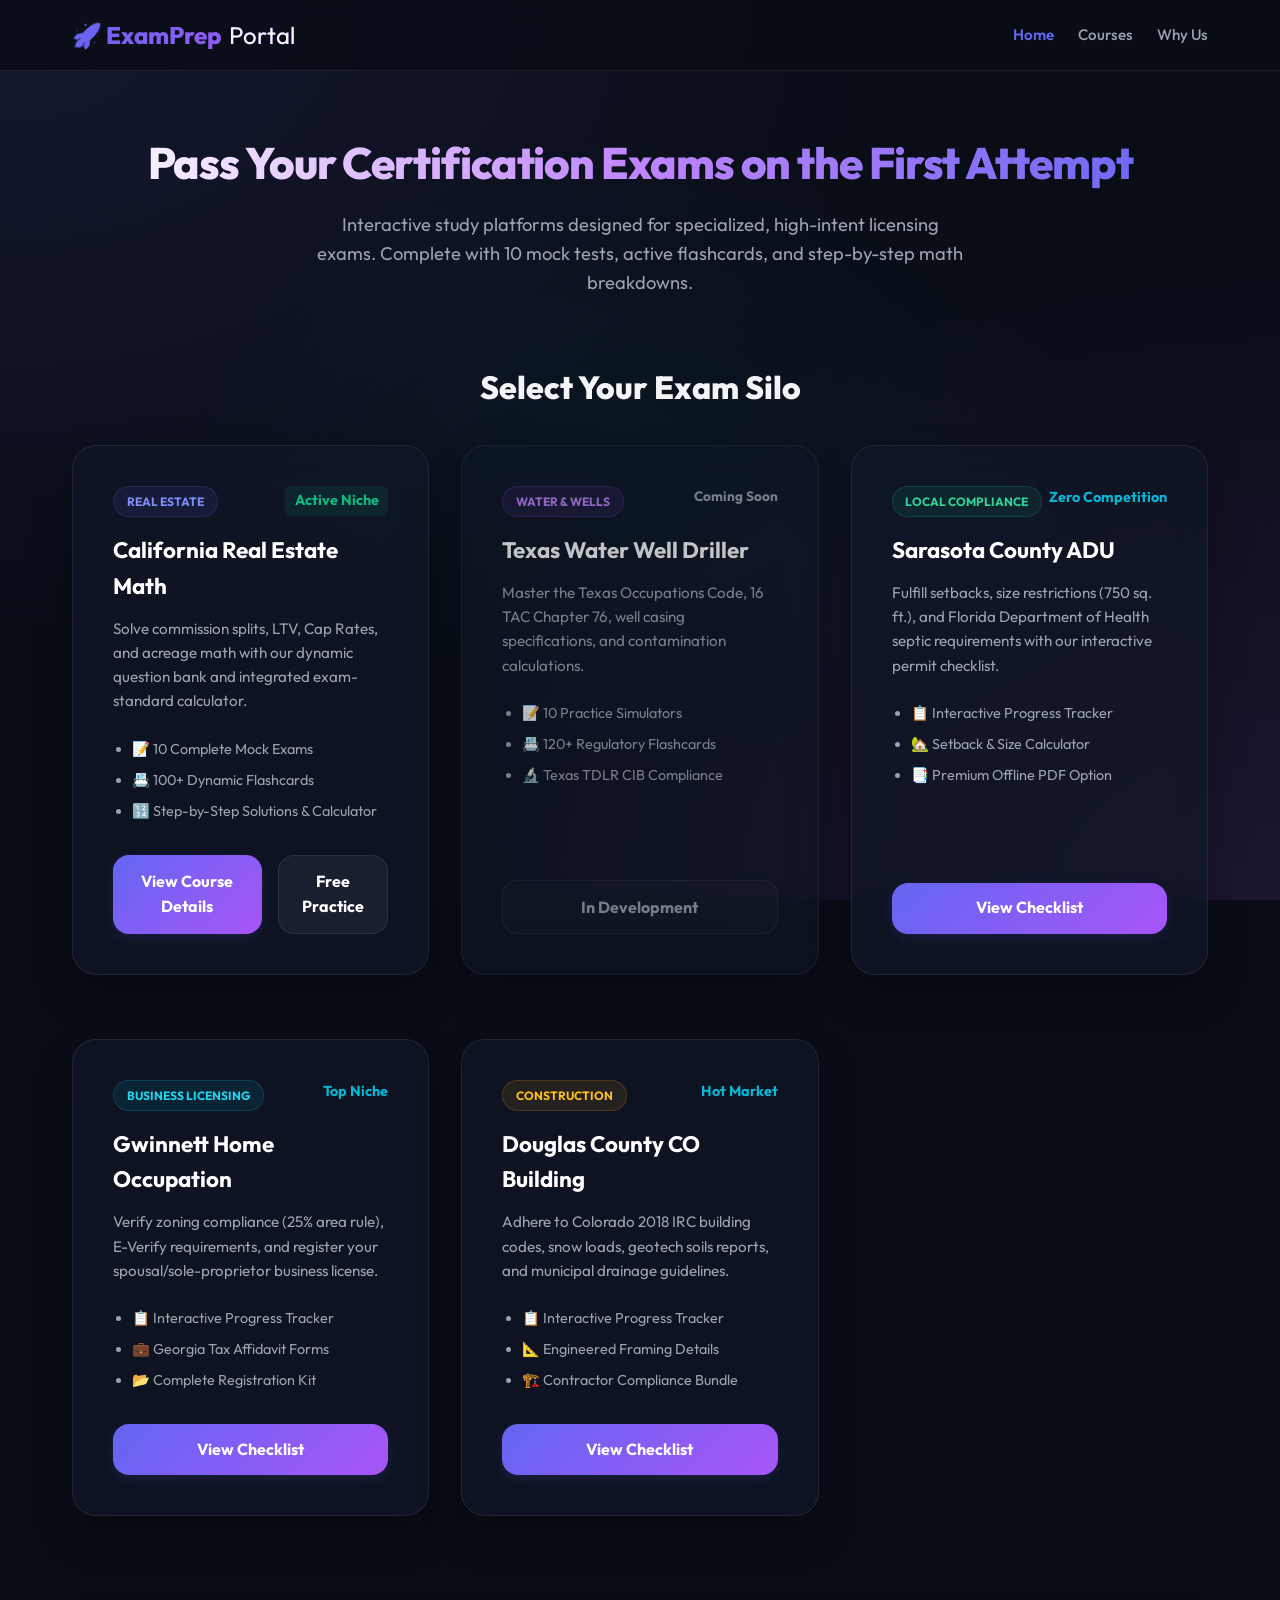
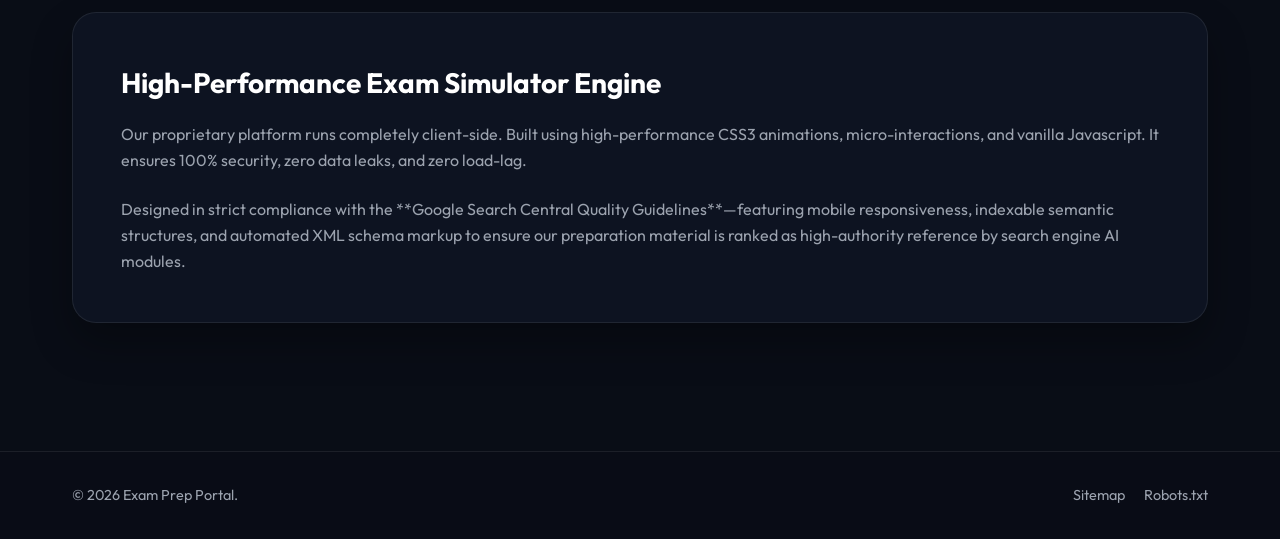
<file: index.html>
<!DOCTYPE html>
<html lang="en">
<head>
    <meta charset="UTF-8">
    <meta name="viewport" content="width=device-width, initial-scale=1.0">
    <meta name="description" content="Master highly specialized, low-competition exams with our premium prep courses, interactive flashcards, mock tests, and built-in calculators. Start for free.">
    <title>Exams Prep Portal - Premium Low-Competition Practice Simulators</title>
    <link rel="stylesheet" href="style.css">
    <!-- Google Web Fonts -->
    <link rel="preconnect" href="https://fonts.googleapis.com">
    <link rel="preconnect" href="https://fonts.gstatic.com" crossorigin>
    <link href="https://fonts.googleapis.com/css2?family=Outfit:wght@300;400;500;600;700;800&display=swap" rel="stylesheet">
    
    <!-- JSON-LD WebSite Structured Data -->
    <script type="application/ld-json">
    {
      "@context": "https://schema.org",
      "@type": "WebSite",
      "name": "Exam Prep Portal",
      "url": "https://onlinemathstutor4u-glitch.github.io/real-estate-math-practice-tool/",
      "description": "Premium Mock Tests and Practice Engines for licensing and certification exams."
    }
    </script>
</head>
<body>

    <!-- Semantic Header -->
    <header>
        <div class="nav-container">
            <div class="logo">
                🚀 ExamPrep<span>Portal</span>
            </div>
            <nav aria-label="Main Navigation">
                <ul style="display: flex; gap: 1.5rem; list-style: none;">
                    <li><a href="index.html" class="nav-link active" style="color: var(--primary); text-decoration: none; font-weight: 600;">Home</a></li>
                    <li><a href="#courses" class="nav-link" style="color: var(--text-secondary); text-decoration: none; font-weight: 500;">Courses</a></li>
                    <li><a href="#about" class="nav-link" style="color: var(--text-secondary); text-decoration: none; font-weight: 500;">Why Us</a></li>
                </ul>
            </nav>
        </div>
    </header>

    <main>
        <!-- Hero Section -->
        <section class="hero" id="home">
            <h1>Pass Your Certification Exams on the First Attempt</h1>
            <p>Interactive study platforms designed for specialized, high-intent licensing exams. Complete with 10 mock tests, active flashcards, and step-by-step math breakdowns.</p>
        </section>

        <!-- Course Catalog (Silo Categories) -->
        <section id="courses" style="margin-top: 3rem;">
            <h2 style="font-size: 2rem; margin-bottom: 2rem; text-align: center; font-weight: 800;">Select Your Exam Silo</h2>
            
            <div style="display: grid; grid-template-columns: repeat(auto-fit, minmax(320px, 1fr)); gap: 2rem; margin-top: 1rem;">
                
                <!-- Silo Product Card 1 -->
                <article class="glass-card" style="display: flex; flex-direction: column; justify-content: space-between;">
                    <div>
                        <div style="display: flex; justify-content: space-between; align-items: flex-start; margin-bottom: 1rem;">
                            <span class="category-tag" style="background: rgba(99, 102, 241, 0.1); color: #818cf8; border: 1px solid rgba(99, 102, 241, 0.2); padding: 0.3rem 0.8rem; border-radius: 50px; font-size: 0.75rem; font-weight: 700;">REAL ESTATE</span>
                            <span style="font-size: 0.9rem; color: var(--success); font-weight: 700; background: var(--success-glow); padding: 0.2rem 0.6rem; border-radius: 6px;">Active Niche</span>
                        </div>
                        <h3 style="font-size: 1.4rem; font-weight: 700; margin-bottom: 0.75rem; color: white;">California Real Estate Math</h3>
                        <p style="color: var(--text-secondary); font-size: 0.95rem; margin-bottom: 1.5rem;">Solve commission splits, LTV, Cap Rates, and acreage math with our dynamic question bank and integrated exam-standard calculator.</p>
                        
                        <ul style="color: var(--text-secondary); font-size: 0.9rem; margin-bottom: 2rem; padding-left: 1.2rem; display: flex; flex-direction: column; gap: 0.5rem;">
                            <li>📝 10 Complete Mock Exams</li>
                            <li>📇 100+ Dynamic Flashcards</li>
                            <li>🔢 Step-by-Step Solutions &amp; Calculator</li>
                        </ul>
                    </div>
                    
                    <div style="display: flex; gap: 1rem;">
                        <a href="exams/ca-real-estate-math/index.html" class="btn-primary" style="flex-grow: 1; text-align: center; text-decoration: none; padding: 0.8rem;">
                            View Course Details
                        </a>
                        <a href="exams/ca-real-estate-math/practice.html" class="btn-primary" style="background: rgba(255,255,255,0.05); border: 1px solid var(--bg-card-border); color: white; box-shadow: none; padding: 0.8rem; text-decoration: none; text-align: center;">
                            Free Practice
                        </a>
                    </div>
                </article>

                <!-- Silo Product Card 2 (Placeholder) -->
                <article class="glass-card" style="display: flex; flex-direction: column; justify-content: space-between; opacity: 0.75;">
                    <div>
                        <div style="display: flex; justify-content: space-between; align-items: flex-start; margin-bottom: 1rem;">
                            <span class="category-tag" style="background: rgba(168, 85, 247, 0.1); color: #c084fc; border: 1px solid rgba(168, 85, 247, 0.2); padding: 0.3rem 0.8rem; border-radius: 50px; font-size: 0.75rem; font-weight: 700;">WATER &amp; WELLS</span>
                            <span style="font-size: 0.85rem; color: var(--text-secondary); font-weight: 700;">Coming Soon</span>
                        </div>
                        <h3 style="font-size: 1.4rem; font-weight: 700; margin-bottom: 0.75rem; color: white;">Texas Water Well Driller</h3>
                        <p style="color: var(--text-secondary); font-size: 0.95rem; margin-bottom: 1.5rem;">Master the Texas Occupations Code, 16 TAC Chapter 76, well casing specifications, and contamination calculations.</p>
                        
                        <ul style="color: var(--text-secondary); font-size: 0.9rem; margin-bottom: 2rem; padding-left: 1.2rem; display: flex; flex-direction: column; gap: 0.5rem;">
                            <li>📝 10 Practice Simulators</li>
                            <li>📇 120+ Regulatory Flashcards</li>
                            <li>🔬 Texas TDLR CIB Compliance</li>
                        </ul>
                    </div>
                    
                    <button class="btn-primary" style="background: rgba(255,255,255,0.02); border: 1px solid var(--bg-card-border); color: var(--text-secondary); box-shadow: none; cursor: not-allowed;" disabled>
                        In Development
                    </button>
                </article>

                <!-- Silo Product Card 3: Sarasota ADU -->
                <article class="glass-card" style="display: flex; flex-direction: column; justify-content: space-between;">
                    <div>
                        <div style="display: flex; justify-content: space-between; align-items: flex-start; margin-bottom: 1rem;">
                            <span class="category-tag" style="background: rgba(16, 185, 129, 0.1); color: #34d399; border: 1px solid rgba(16, 185, 129, 0.2); padding: 0.3rem 0.8rem; border-radius: 50px; font-size: 0.75rem; font-weight: 700;">LOCAL COMPLIANCE</span>
                            <span style="font-size: 0.9rem; color: var(--accent); font-weight: 700;">Zero Competition</span>
                        </div>
                        <h3 style="font-size: 1.4rem; font-weight: 700; margin-bottom: 0.75rem; color: white;">Sarasota County ADU</h3>
                        <p style="color: var(--text-secondary); font-size: 0.95rem; margin-bottom: 1.5rem;">Fulfill setbacks, size restrictions (750 sq. ft.), and Florida Department of Health septic requirements with our interactive permit checklist.</p>
                        
                        <ul style="color: var(--text-secondary); font-size: 0.9rem; margin-bottom: 2rem; padding-left: 1.2rem; display: flex; flex-direction: column; gap: 0.5rem;">
                            <li>📋 Interactive Progress Tracker</li>
                            <li>🏡 Setback &amp; Size Calculator</li>
                            <li>📑 Premium Offline PDF Option</li>
                        </ul>
                    </div>
                    
                    <div style="display: flex; gap: 1rem;">
                        <a href="exams/sarasota-adu-permit-checklist/index.html" class="btn-primary" style="flex-grow: 1; text-align: center; text-decoration: none; padding: 0.8rem;">
                            View Checklist
                        </a>
                    </div>
                </article>

                <!-- Silo Product Card 4: Gwinnett Home Occupation -->
                <article class="glass-card" style="display: flex; flex-direction: column; justify-content: space-between;">
                    <div>
                        <div style="display: flex; justify-content: space-between; align-items: flex-start; margin-bottom: 1rem;">
                            <span class="category-tag" style="background: rgba(6, 182, 212, 0.1); color: #22d3ee; border: 1px solid rgba(6, 182, 212, 0.2); padding: 0.3rem 0.8rem; border-radius: 50px; font-size: 0.75rem; font-weight: 700;">BUSINESS LICENSING</span>
                            <span style="font-size: 0.9rem; color: var(--accent); font-weight: 700;">Top Niche</span>
                        </div>
                        <h3 style="font-size: 1.4rem; font-weight: 700; margin-bottom: 0.75rem; color: white;">Gwinnett Home Occupation</h3>
                        <p style="color: var(--text-secondary); font-size: 0.95rem; margin-bottom: 1.5rem;">Verify zoning compliance (25% area rule), E-Verify requirements, and register your spousal/sole-proprietor business license.</p>
                        
                        <ul style="color: var(--text-secondary); font-size: 0.9rem; margin-bottom: 2rem; padding-left: 1.2rem; display: flex; flex-direction: column; gap: 0.5rem;">
                            <li>📋 Interactive Progress Tracker</li>
                            <li>💼 Georgia Tax Affidavit Forms</li>
                            <li>📂 Complete Registration Kit</li>
                        </ul>
                    </div>
                    
                    <div style="display: flex; gap: 1rem;">
                        <a href="exams/gwinnett-home-occupation-checklist/index.html" class="btn-primary" style="flex-grow: 1; text-align: center; text-decoration: none; padding: 0.8rem;">
                            View Checklist
                        </a>
                    </div>
                </article>

                <!-- Silo Product Card 5: Douglas County Building -->
                <article class="glass-card" style="display: flex; flex-direction: column; justify-content: space-between;">
                    <div>
                        <div style="display: flex; justify-content: space-between; align-items: flex-start; margin-bottom: 1rem;">
                            <span class="category-tag" style="background: rgba(245, 158, 11, 0.1); color: #fbbf24; border: 1px solid rgba(245, 158, 11, 0.2); padding: 0.3rem 0.8rem; border-radius: 50px; font-size: 0.75rem; font-weight: 700;">CONSTRUCTION</span>
                            <span style="font-size: 0.9rem; color: var(--accent); font-weight: 700;">Hot Market</span>
                        </div>
                        <h3 style="font-size: 1.4rem; font-weight: 700; margin-bottom: 0.75rem; color: white;">Douglas County CO Building</h3>
                        <p style="color: var(--text-secondary); font-size: 0.95rem; margin-bottom: 1.5rem;">Adhere to Colorado 2018 IRC building codes, snow loads, geotech soils reports, and municipal drainage guidelines.</p>
                        
                        <ul style="color: var(--text-secondary); font-size: 0.9rem; margin-bottom: 2rem; padding-left: 1.2rem; display: flex; flex-direction: column; gap: 0.5rem;">
                            <li>📋 Interactive Progress Tracker</li>
                            <li>📐 Engineered Framing Details</li>
                            <li>🏗️ Contractor Compliance Bundle</li>
                        </ul>
                    </div>
                    
                    <div style="display: flex; gap: 1rem;">
                        <a href="exams/douglas-co-residential-building-checklist/index.html" class="btn-primary" style="flex-grow: 1; text-align: center; text-decoration: none; padding: 0.8rem;">
                            View Checklist
                        </a>
                    </div>
                </article>

            </div>
        </section>

        <!-- SEO Content Info Section -->
        <section id="about" class="glass-card" style="margin-top: 4rem; padding: 3rem;">
            <h2 style="font-size: 1.75rem; margin-bottom: 1rem; color: white; font-weight: 700;">High-Performance Exam Simulator Engine</h2>
            <p style="color: var(--text-secondary); margin-bottom: 1.5rem;">Our proprietary platform runs completely client-side. Built using high-performance CSS3 animations, micro-interactions, and vanilla Javascript. It ensures 100% security, zero data leaks, and zero load-lag.</p>
            <p style="color: var(--text-secondary);">Designed in strict compliance with the **Google Search Central Quality Guidelines**—featuring mobile responsiveness, indexable semantic structures, and automated XML schema markup to ensure our preparation material is ranked as high-authority reference by search engine AI modules.</p>
        </section>
    </main>

    <!-- Semantic Footer -->
    <footer>
        <div class="footer-content">
            <div>
                © 2026 Exam Prep Portal.
            </div>
            <div>
                <a href="sitemap.xml" style="color: var(--text-secondary); text-decoration: none; margin-right: 1rem;">Sitemap</a>
                <a href="robots.txt" style="color: var(--text-secondary); text-decoration: none;">Robots.txt</a>
            </div>
        </div>
    </footer>

</body>
</html>
</file>
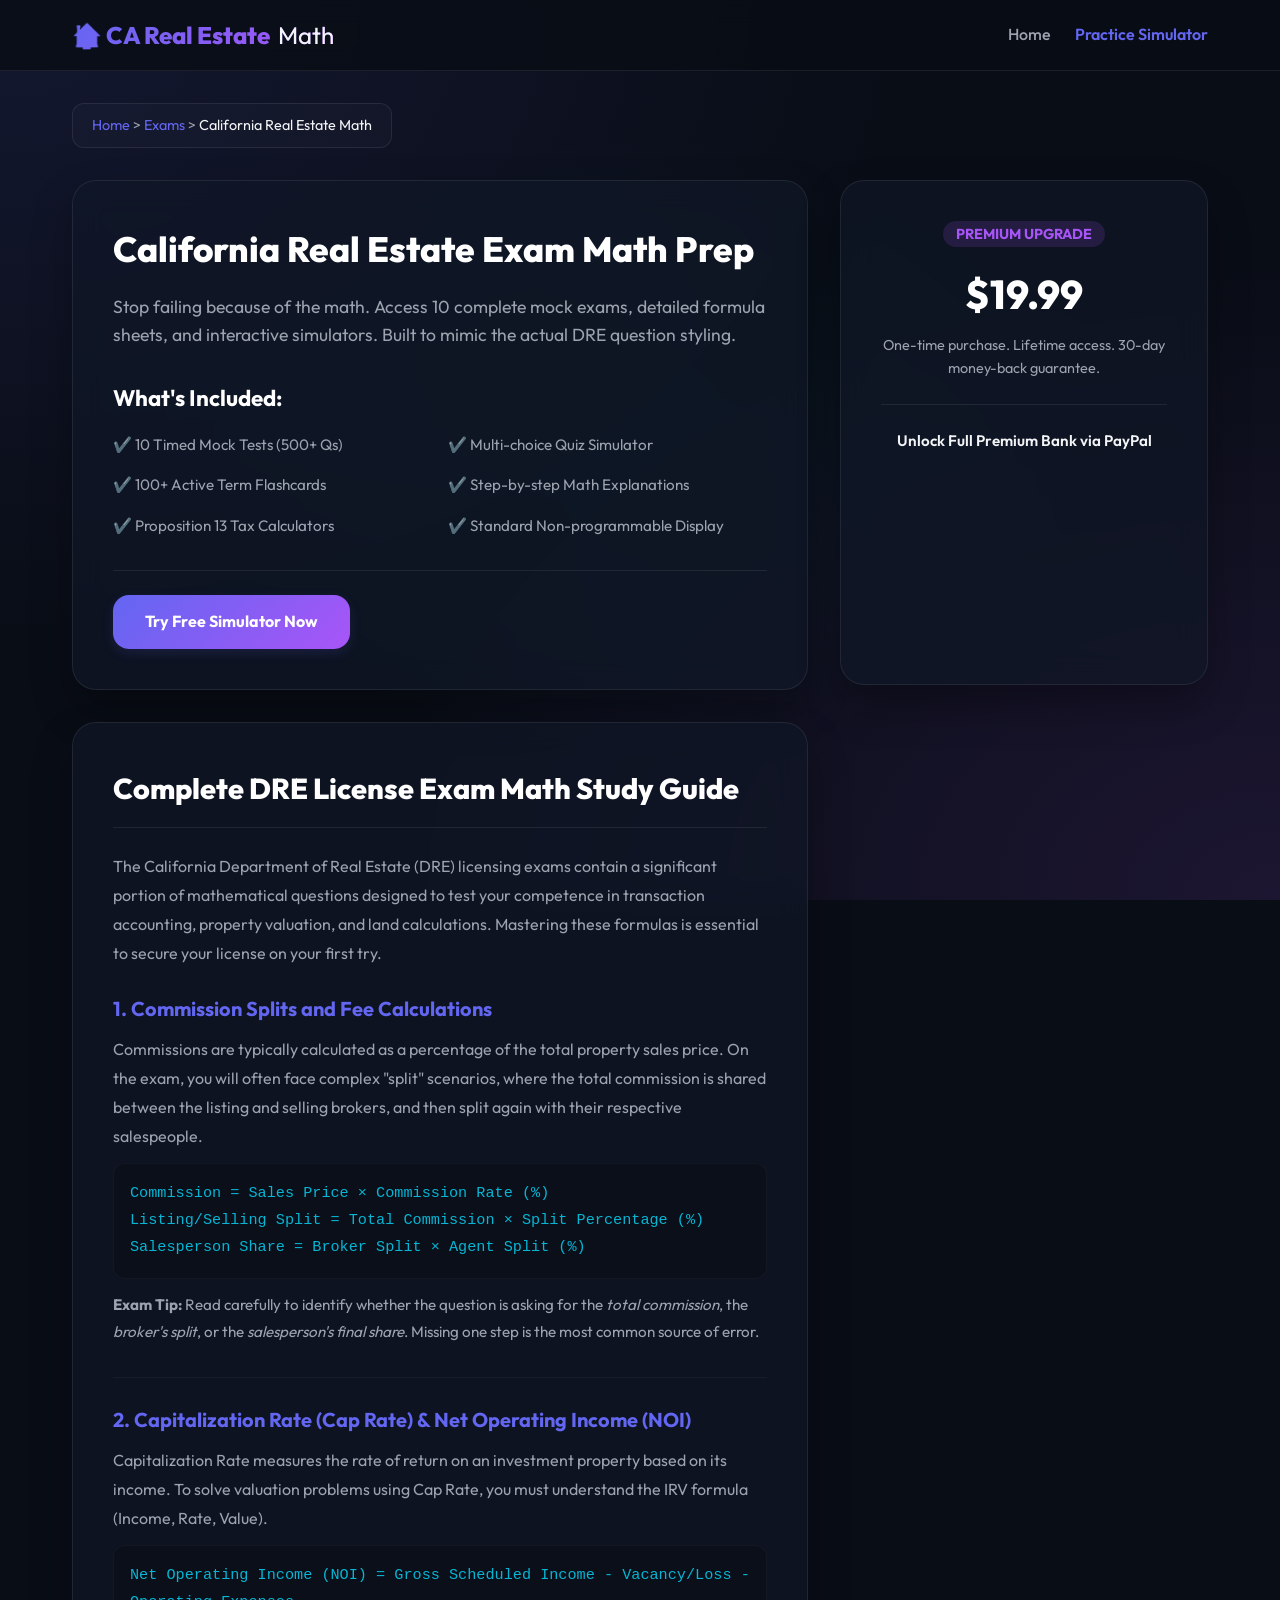
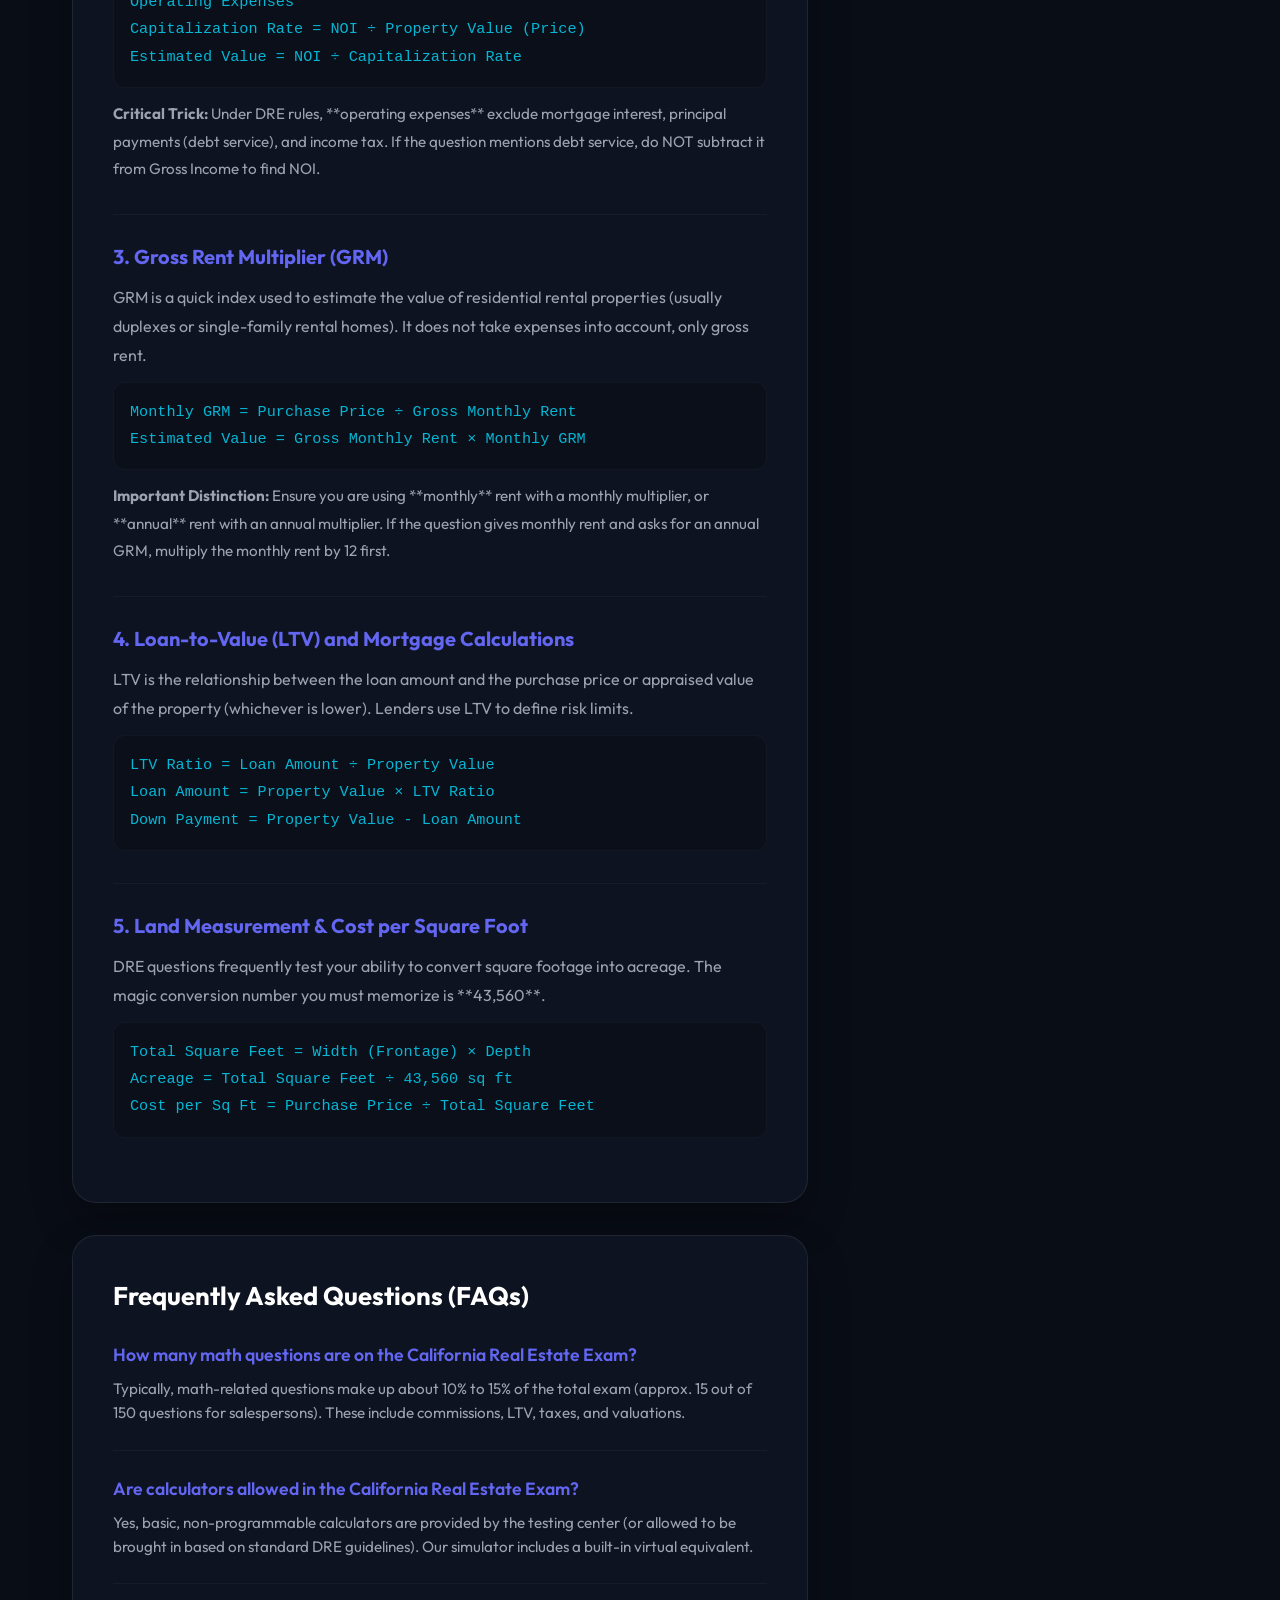
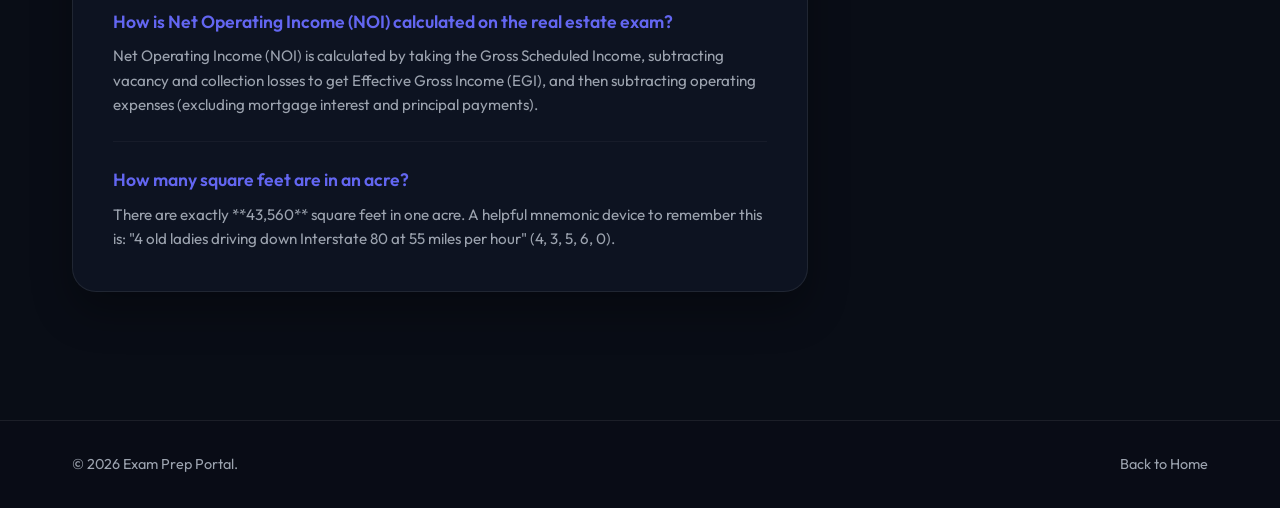
<file: exams/ca-real-estate-math/index.html>
<!DOCTYPE html>
<html lang="en">
<head>
    <meta charset="UTF-8">
    <meta name="viewport" content="width=device-width, initial-scale=1.0">
    <meta name="description" content="Ultimate California Real Estate License Exam Math Prep. Get 10 Mock Tests, 100+ active flashcards, and standard exam simulators. Unlock with PayPal.">
    <title>California Real Estate License Exam Math Prep - Course Details</title>
    <link rel="stylesheet" href="../../style.css">
    <!-- Google Web Fonts -->
    <link rel="preconnect" href="https://fonts.googleapis.com">
    <link rel="preconnect" href="https://fonts.gstatic.com" crossorigin>
    <link href="https://fonts.googleapis.com/css2?family=Outfit:wght@300;400;500;600;700;800&display=swap" rel="stylesheet">
    
    <!-- PayPal JavaScript SDK (using sandbox Client ID) -->
    <script src="https://www.paypal.com/sdk/js?client-id=test&currency=USD"></script>

    <!-- Schema Structured Data: Course & FAQPage -->
    <script type="application/ld-json">
    {
      "@context": "https://schema.org",
      "@type": "Course",
      "name": "California Real Estate Exam Math Prep Course",
      "description": "Comprehensive interactive test preparation for the mathematical calculations of the California Real Estate Salesperson & Broker License Exams.",
      "provider": {
        "@type": "Organization",
        "name": "Exam Prep Portal",
        "sameAs": "https://onlinemathstutor4u-glitch.github.io/real-estate-math-practice-tool/"
      }
    }
    </script>
    
    <script type="application/ld-json">
    {
      "@context": "https://schema.org",
      "@type": "FAQPage",
      "mainEntity": [{
        "@type": "Question",
        "name": "How many math questions are on the California Real Estate Exam?",
        "acceptedAnswer": {
          "@type": "Answer",
          "text": "Typically, math-related questions make up about 10% to 15% of the total exam (approx. 15 out of 150 questions for salespersons). These include commissions, LTV, taxes, and valuations."
        }
      }, {
        "@type": "Question",
        "name": "Are calculators allowed in the California Real Estate Exam?",
        "acceptedAnswer": {
          "@type": "Answer",
          "text": "Yes, basic, non-programmable calculators are provided by the testing center (or allowed to be brought in based on standard DRE guidelines). Our simulator includes a built-in virtual equivalent."
        }
      }, {
        "@type": "Question",
        "name": "How is Net Operating Income (NOI) calculated on the real estate exam?",
        "acceptedAnswer": {
          "@type": "Answer",
          "text": "Net Operating Income (NOI) is calculated by taking the Gross Scheduled Income, subtracting the vacancy and collection losses to get Effective Gross Income (EGI), and then subtracting annual operating expenses. Operating expenses exclude mortgage debt service payments."
        }
      }, {
        "@type": "Question",
        "name": "How many square feet are in an acre?",
        "acceptedAnswer": {
          "@type": "Answer",
          "text": "There are exactly 43,560 square feet in an acre. You can remember this using the mnemonic: 4 old ladies driving down Interstate 80 at 55 mph (4, 3, 5, 6, 0)."
        }
      }]
    }
    </script>
</head>
<body>

    <!-- Semantic Header -->
    <header>
        <div class="nav-container">
            <div class="logo">
                🏠 CA Real Estate <span>Math</span>
            </div>
            <nav aria-label="Course Navigation">
                <ul style="display: flex; gap: 1.5rem; list-style: none;">
                    <li><a href="../../index.html" style="color: var(--text-secondary); text-decoration: none; font-weight: 500;">Home</a></li>
                    <li><a href="practice.html" style="color: var(--primary); text-decoration: none; font-weight: 600;">Practice Simulator</a></li>
                </ul>
            </nav>
        </div>
    </header>

    <main>
        <!-- SEO Breadcrumbs -->
        <nav aria-label="Breadcrumb" class="breadcrumbs" style="margin-bottom: 2rem; font-size: 0.9rem; color: var(--text-secondary);">
            <a href="../../index.html" style="color: var(--primary); text-decoration: none;">Home</a> &gt; 
            <a href="../../index.html#courses" style="color: var(--primary); text-decoration: none;">Exams</a> &gt; 
            <span style="color: var(--text-primary);">California Real Estate Math</span>
        </nav>

        <div class="dashboard-grid">
            
            <!-- Left Side Course details -->
            <div>
                <section class="glass-card">
                    <h1 style="font-size: 2.2rem; font-weight: 800; margin-bottom: 1rem; color: white;">California Real Estate Exam Math Prep</h1>
                    <p style="color: var(--text-secondary); font-size: 1.1rem; margin-bottom: 2rem;">Stop failing because of the math. Access 10 complete mock exams, detailed formula sheets, and interactive simulators. Built to mimic the actual DRE question styling.</p>
                    
                    <h2 style="font-size: 1.4rem; color: white; margin-bottom: 1rem; font-weight: 700;">What's Included:</h2>
                    <div style="display: grid; grid-template-columns: 1fr 1fr; gap: 1rem; color: var(--text-secondary); font-size: 0.95rem; margin-bottom: 2rem;">
                        <div>✔️ 10 Timed Mock Tests (500+ Qs)</div>
                        <div>✔️ Multi-choice Quiz Simulator</div>
                        <div>✔️ 100+ Active Term Flashcards</div>
                        <div>✔️ Step-by-step Math Explanations</div>
                        <div>✔️ Proposition 13 Tax Calculators</div>
                        <div>✔️ Standard Non-programmable Display</div>
                    </div>

                    <div style="display: flex; gap: 1rem; align-items: center; border-top: 1px solid var(--bg-card-border); padding-top: 1.5rem;">
                        <a href="practice.html" class="btn-primary" style="text-decoration: none; padding: 0.9rem 2rem;">
                            Try Free Simulator Now
                        </a>
                    </div>
                </section>

                <!-- Long-Form Study Guide Section for 100% SEO Authority -->
                <section class="glass-card" style="line-height: 1.8;">
                    <h2 style="font-size: 1.8rem; color: white; margin-bottom: 1.5rem; font-weight: 800; border-bottom: 1px solid var(--bg-card-border); padding-bottom: 0.75rem;">Complete DRE License Exam Math Study Guide</h2>
                    
                    <p style="color: var(--text-secondary); margin-bottom: 1.5rem;">The California Department of Real Estate (DRE) licensing exams contain a significant portion of mathematical questions designed to test your competence in transaction accounting, property valuation, and land calculations. Mastering these formulas is essential to secure your license on your first try.</p>

                    <!-- Silo 1: Commissions -->
                    <div style="margin-bottom: 2rem;">
                        <h3 style="font-size: 1.25rem; color: var(--primary); margin-bottom: 0.5rem; font-weight: 700;">1. Commission Splits and Fee Calculations</h3>
                        <p style="color: var(--text-secondary); margin-bottom: 0.75rem;">Commissions are typically calculated as a percentage of the total property sales price. On the exam, you will often face complex "split" scenarios, where the total commission is shared between the listing and selling brokers, and then split again with their respective salespeople.</p>
                        <div style="background: rgba(0,0,0,0.2); padding: 1rem; border-radius: 12px; border: 1px solid rgba(255,255,255,0.03); font-family: monospace; font-size: 0.95rem; color: var(--accent); margin-bottom: 0.75rem;">
                            Commission = Sales Price &times; Commission Rate (%)<br>
                            Listing/Selling Split = Total Commission &times; Split Percentage (%)<br>
                            Salesperson Share = Broker Split &times; Agent Split (%)
                        </div>
                        <p style="color: var(--text-secondary); font-size: 0.95rem;"><strong>Exam Tip:</strong> Read carefully to identify whether the question is asking for the <em>total commission</em>, the <em>broker's split</em>, or the <em>salesperson's final share</em>. Missing one step is the most common source of error.</p>
                    </div>

                    <!-- Silo 2: Cap Rate & NOI -->
                    <div style="margin-bottom: 2rem; border-top: 1px solid rgba(255,255,255,0.04); padding-top: 1.5rem;">
                        <h3 style="font-size: 1.25rem; color: var(--primary); margin-bottom: 0.5rem; font-weight: 700;">2. Capitalization Rate (Cap Rate) & Net Operating Income (NOI)</h3>
                        <p style="color: var(--text-secondary); margin-bottom: 0.75rem;">Capitalization Rate measures the rate of return on an investment property based on its income. To solve valuation problems using Cap Rate, you must understand the IRV formula (Income, Rate, Value).</p>
                        <div style="background: rgba(0,0,0,0.2); padding: 1rem; border-radius: 12px; border: 1px solid rgba(255,255,255,0.03); font-family: monospace; font-size: 0.95rem; color: var(--accent); margin-bottom: 0.75rem;">
                            Net Operating Income (NOI) = Gross Scheduled Income - Vacancy/Loss - Operating Expenses<br>
                            Capitalization Rate = NOI &divide; Property Value (Price)<br>
                            Estimated Value = NOI &divide; Capitalization Rate
                        </div>
                        <p style="color: var(--text-secondary); font-size: 0.95rem;"><strong>Critical Trick:</strong> Under DRE rules, **operating expenses** exclude mortgage interest, principal payments (debt service), and income tax. If the question mentions debt service, do NOT subtract it from Gross Income to find NOI.</p>
                    </div>

                    <!-- Silo 3: GRM -->
                    <div style="margin-bottom: 2rem; border-top: 1px solid rgba(255,255,255,0.04); padding-top: 1.5rem;">
                        <h3 style="font-size: 1.25rem; color: var(--primary); margin-bottom: 0.5rem; font-weight: 700;">3. Gross Rent Multiplier (GRM)</h3>
                        <p style="color: var(--text-secondary); margin-bottom: 0.75rem;">GRM is a quick index used to estimate the value of residential rental properties (usually duplexes or single-family rental homes). It does not take expenses into account, only gross rent.</p>
                        <div style="background: rgba(0,0,0,0.2); padding: 1rem; border-radius: 12px; border: 1px solid rgba(255,255,255,0.03); font-family: monospace; font-size: 0.95rem; color: var(--accent); margin-bottom: 0.75rem;">
                            Monthly GRM = Purchase Price &divide; Gross Monthly Rent<br>
                            Estimated Value = Gross Monthly Rent &times; Monthly GRM
                        </div>
                        <p style="color: var(--text-secondary); font-size: 0.95rem;"><strong>Important Distinction:</strong> Ensure you are using **monthly** rent with a monthly multiplier, or **annual** rent with an annual multiplier. If the question gives monthly rent and asks for an annual GRM, multiply the monthly rent by 12 first.</p>
                    </div>

                    <!-- Silo 4: LTV -->
                    <div style="margin-bottom: 2rem; border-top: 1px solid rgba(255,255,255,0.04); padding-top: 1.5rem;">
                        <h3 style="font-size: 1.25rem; color: var(--primary); margin-bottom: 0.5rem; font-weight: 700;">4. Loan-to-Value (LTV) and Mortgage Calculations</h3>
                        <p style="color: var(--text-secondary); margin-bottom: 0.75rem;">LTV is the relationship between the loan amount and the purchase price or appraised value of the property (whichever is lower). Lenders use LTV to define risk limits.</p>
                        <div style="background: rgba(0,0,0,0.2); padding: 1rem; border-radius: 12px; border: 1px solid rgba(255,255,255,0.03); font-family: monospace; font-size: 0.95rem; color: var(--accent); margin-bottom: 0.75rem;">
                            LTV Ratio = Loan Amount &divide; Property Value<br>
                            Loan Amount = Property Value &times; LTV Ratio<br>
                            Down Payment = Property Value - Loan Amount
                        </div>
                    </div>

                    <!-- Silo 5: Land Area -->
                    <div style="margin-bottom: 1.5rem; border-top: 1px solid rgba(255,255,255,0.04); padding-top: 1.5rem;">
                        <h3 style="font-size: 1.25rem; color: var(--primary); margin-bottom: 0.5rem; font-weight: 700;">5. Land Measurement & Cost per Square Foot</h3>
                        <p style="color: var(--text-secondary); margin-bottom: 0.75rem;">DRE questions frequently test your ability to convert square footage into acreage. The magic conversion number you must memorize is **43,560**.</p>
                        <div style="background: rgba(0,0,0,0.2); padding: 1rem; border-radius: 12px; border: 1px solid rgba(255,255,255,0.03); font-family: monospace; font-size: 0.95rem; color: var(--accent); margin-bottom: 0.75rem;">
                            Total Square Feet = Width (Frontage) &times; Depth<br>
                            Acreage = Total Square Feet &divide; 43,560 sq ft<br>
                            Cost per Sq Ft = Purchase Price &divide; Total Square Feet
                        </div>
                    </div>
                </section>

                <!-- GEO FAQ Section -->
                <section class="glass-card">
                    <h2 style="font-size: 1.6rem; color: white; margin-bottom: 1.5rem; font-weight: 700;">Frequently Asked Questions (FAQs)</h2>
                    
                    <div style="display: flex; flex-direction: column; gap: 1.5rem;">
                        <div>
                            <h3 style="font-size: 1.1rem; color: var(--primary); margin-bottom: 0.5rem; font-weight: 600;">How many math questions are on the California Real Estate Exam?</h3>
                            <p style="color: var(--text-secondary); font-size: 0.95rem; line-height: 1.6;">Typically, math-related questions make up about 10% to 15% of the total exam (approx. 15 out of 150 questions for salespersons). These include commissions, LTV, taxes, and valuations.</p>
                        </div>
                        <div style="border-top: 1px solid rgba(255,255,255,0.04); padding-top: 1.5rem;">
                            <h3 style="font-size: 1.1rem; color: var(--primary); margin-bottom: 0.5rem; font-weight: 600;">Are calculators allowed in the California Real Estate Exam?</h3>
                            <p style="color: var(--text-secondary); font-size: 0.95rem; line-height: 1.6;">Yes, basic, non-programmable calculators are provided by the testing center (or allowed to be brought in based on standard DRE guidelines). Our simulator includes a built-in virtual equivalent.</p>
                        </div>
                        <div style="border-top: 1px solid rgba(255,255,255,0.04); padding-top: 1.5rem;">
                            <h3 style="font-size: 1.1rem; color: var(--primary); margin-bottom: 0.5rem; font-weight: 600;">How is Net Operating Income (NOI) calculated on the real estate exam?</h3>
                            <p style="color: var(--text-secondary); font-size: 0.95rem; line-height: 1.6;">Net Operating Income (NOI) is calculated by taking the Gross Scheduled Income, subtracting vacancy and collection losses to get Effective Gross Income (EGI), and then subtracting operating expenses (excluding mortgage interest and principal payments).</p>
                        </div>
                        <div style="border-top: 1px solid rgba(255,255,255,0.04); padding-top: 1.5rem;">
                            <h3 style="font-size: 1.1rem; color: var(--primary); margin-bottom: 0.5rem; font-weight: 600;">How many square feet are in an acre?</h3>
                            <p style="color: var(--text-secondary); font-size: 0.95rem; line-height: 1.6;">There are exactly **43,560** square feet in one acre. A helpful mnemonic device to remember this is: "4 old ladies driving down Interstate 80 at 55 miles per hour" (4, 3, 5, 6, 0).</p>
                        </div>
                    </div>
                </section>

            </div>

            <!-- Right Side Purchase Panel -->
            <div class="stats-panel">
                <div class="glass-card" style="position: sticky; top: 120px;">
                    <div style="text-align: center; margin-bottom: 1.5rem;">
                        <span style="font-size: 0.9rem; color: var(--secondary); font-weight: 700; background: var(--secondary-glow); padding: 0.25rem 0.8rem; border-radius: 50px; text-transform: uppercase;">Premium Upgrade</span>
                        <div style="font-size: 2.5rem; font-weight: 800; color: white; margin: 1rem 0 0.5rem;">$19.99</div>
                        <p style="color: var(--text-secondary); font-size: 0.9rem;">One-time purchase. Lifetime access. 30-day money-back guarantee.</p>
                    </div>

                    <div style="border-top: 1px solid var(--bg-card-border); padding-top: 1.5rem; margin-bottom: 1.5rem;">
                        <p style="color: var(--text-primary); font-size: 0.95rem; font-weight: 600; margin-bottom: 1rem; text-align: center;">Unlock Full Premium Bank via PayPal</p>
                        
                        <!-- PayPal Button Container -->
                        <div id="paypal-button-container" style="min-height: 150px;"></div>
                        
                        <!-- Success Message Container -->
                        <div id="payment-success-msg" style="display: none; background: var(--success-glow); border: 1px solid var(--success); color: #34d399; padding: 1rem; border-radius: 12px; text-align: center; margin-top: 1rem;">
                            <h4>🎉 Payment Successful!</h4>
                            <p style="font-size: 0.85rem; margin-top: 0.5rem; color: var(--text-secondary);">Your premium download link: <a href="#" style="color: white; text-decoration: underline; font-weight: bold;">Download Study Guide PDF</a></p>
                        </div>
                    </div>
                </div>
            </div>

        </div>
    </main>

    <!-- Semantic Footer -->
    <footer>
        <div class="footer-content">
            <div>
                © 2026 Exam Prep Portal.
            </div>
            <div>
                <a href="../../index.html" style="color: var(--text-secondary); text-decoration: none;">Back to Home</a>
            </div>
        </div>
    </footer>

    <!-- Initialize PayPal Payments script -->
    <script>
        paypal.Buttons({
            createOrder: function(data, actions) {
                return actions.order.create({
                    purchase_units: [{
                        amount: {
                            value: '19.99'
                        },
                        description: 'California Real Estate Math Prep Premium Access'
                    }]
                });
            },
            onApprove: function(data, actions) {
                return actions.order.capture().then(function(details) {
                    document.getElementById('paypal-button-container').style.display = 'none';
                    document.getElementById('payment-success-msg').style.display = 'block';
                });
            }
        }).render('#paypal-button-container');
    </script>

</body>
</html>
</file>
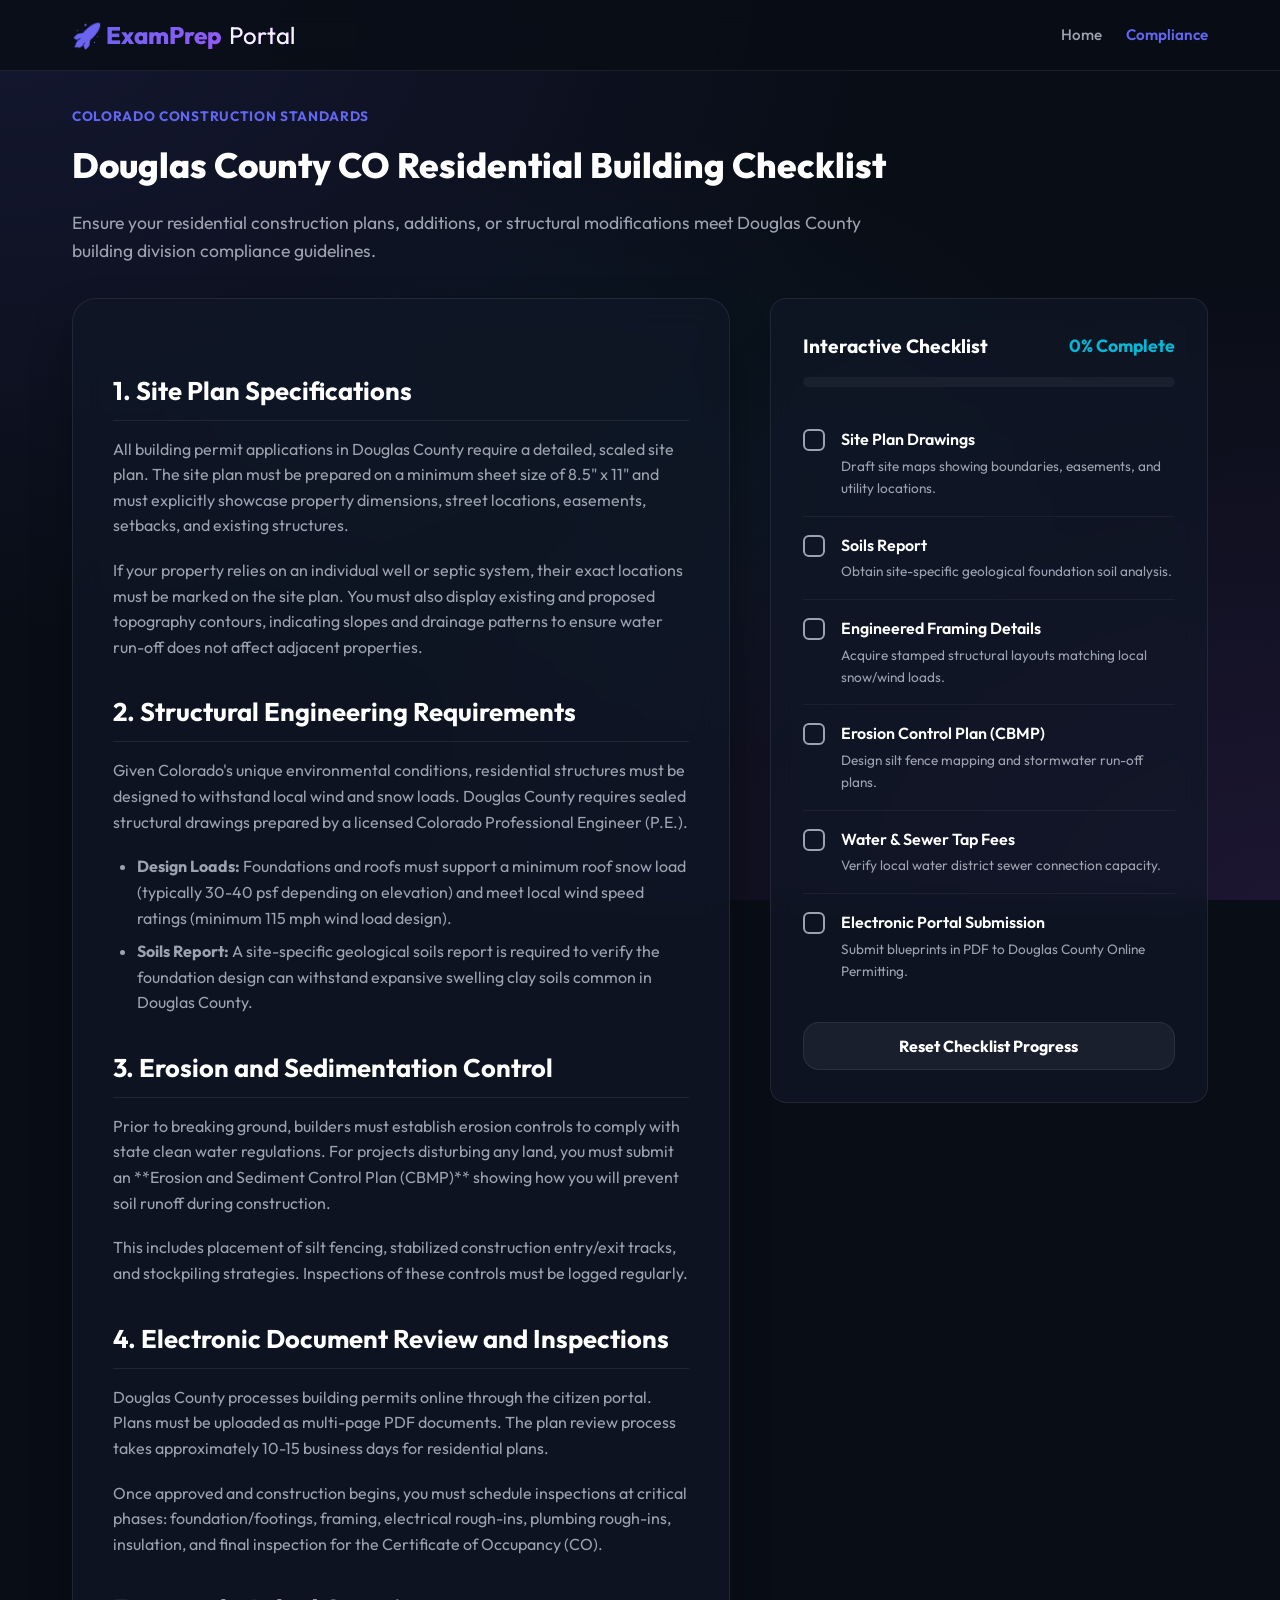
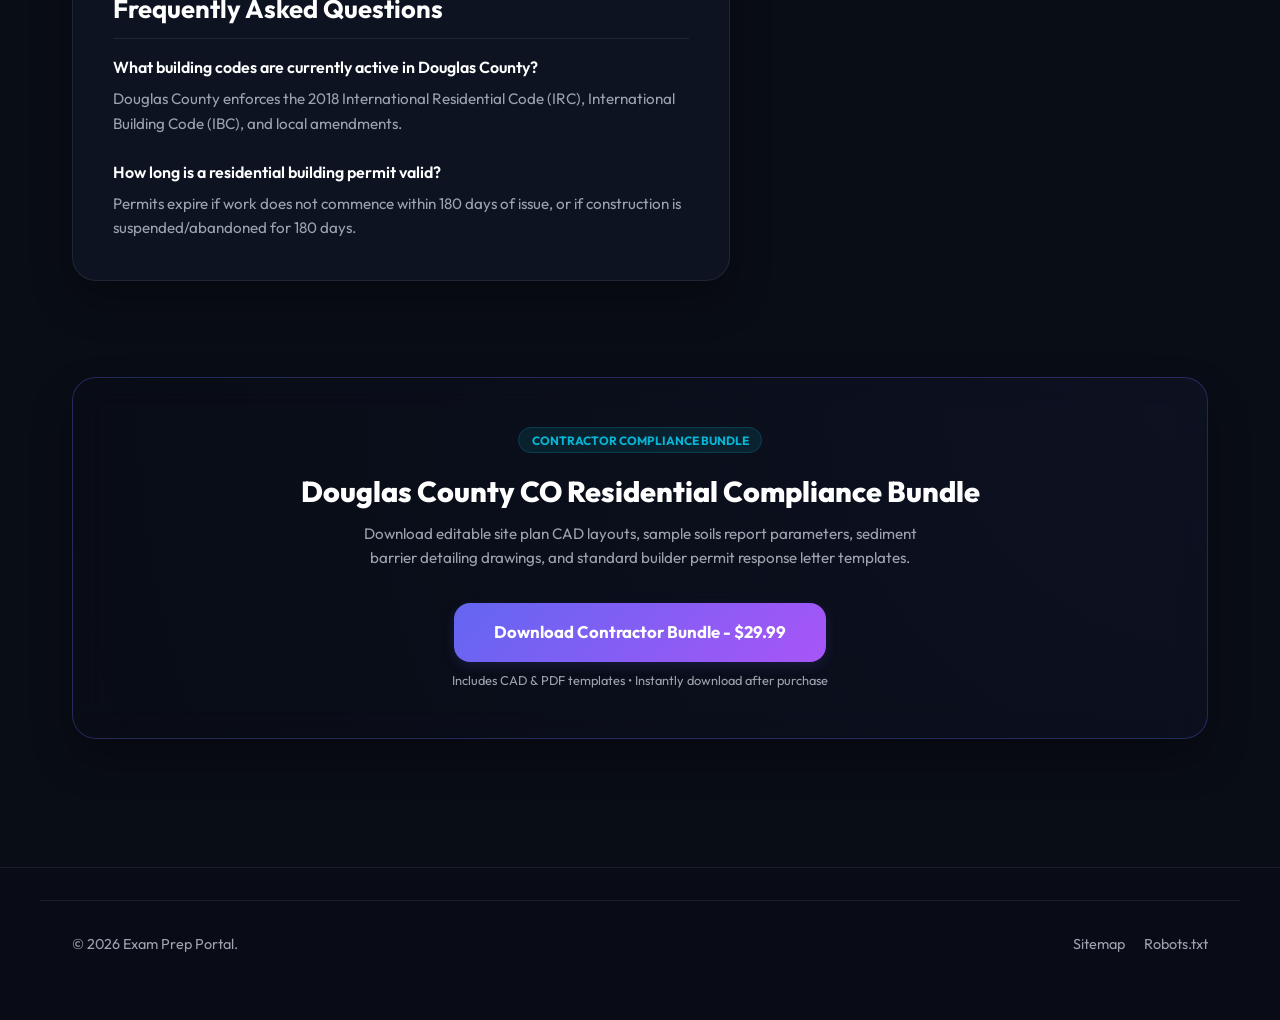
<file: exams/douglas-co-residential-building-checklist/index.html>
<!DOCTYPE html>
<html lang="en">
<head>
    <meta charset="UTF-8">
    <meta name="viewport" content="width=device-width, initial-scale=1.0">
    <meta name="description" content="Free interactive Douglas County CO residential building checklist and plan review guide. Fulfill building permit requirements, engineering and site plans.">
    <meta name="keywords" content="Douglas County CO residential building checklist, Douglas County building permit template, Colorado residential building permit, Douglas County building codes">
    <title>Douglas County CO Residential Building Checklist & Guide</title>
    
    <!-- External CSS Reference -->
    <link rel="stylesheet" href="../../style.css">
    <link rel="preconnect" href="https://fonts.googleapis.com">
    <link rel="preconnect" href="https://fonts.gstatic.com" crossorigin>
    <link href="https://fonts.googleapis.com/css2?family=Outfit:wght@300;400;500;600;700;800&display=swap" rel="stylesheet">

    <!-- Schema.org JSON-LD Markup for Rich Snippets -->
    <script type="application/ld-json">
    {
      "@context": "https://schema.org",
      "@type": "HowTo",
      "name": "How to Get a Residential Building Permit in Douglas County CO",
      "description": "Step-by-step checklist for compiling site plans, engineering drawings, and structural details for residential building permits in Douglas County, Colorado.",
      "step": [
        {
          "@type": "HowToStep",
          "name": "Draft the Site Plan",
          "text": "Draw site plans showing property boundaries, setbacks, easements, driveways, utility hookups, and topography contours.",
          "url": "https://onlinemathstutor4u-glitch.github.io/real-estate-math-practice-tool/exams/douglas-co-residential-building-checklist/#step-1"
        },
        {
          "@type": "HowToStep",
          "name": "Compile Structural Engineering Plans",
          "text": "Acquire sealed structural engineering designs conforming to Colorado snow loads, soil reports, and wind loads.",
          "url": "https://onlinemathstutor4u-glitch.github.io/real-estate-math-practice-tool/exams/douglas-co-residential-building-checklist/#step-2"
        },
        {
          "@type": "HowToStep",
          "name": "Establish Erosion and Stormwater Controls",
          "text": "Submit a Stormwater Pollution Prevention Plan (SWP3) or sediment control map to prevent runoff.",
          "url": "https://onlinemathstutor4u-glitch.github.io/real-estate-math-practice-tool/exams/douglas-co-residential-building-checklist/#step-3"
        },
        {
          "@type": "HowToStep",
          "name": "Submit Electronically to Douglas County Portal",
          "text": "Upload plans in PDF format to the county's digital permitting system (Citizen Portal) for plan review.",
          "url": "https://onlinemathstutor4u-glitch.github.io/real-estate-math-practice-tool/exams/douglas-co-residential-building-checklist/#step-4"
        }
      ]
    }
    </script>
    <script type="application/ld-json">
    {
      "@context": "https://schema.org",
      "@type": "Product",
      "name": "Douglas County CO Residential Contractor Compliance Bundle",
      "description": "Includes professional CAD site plan templates, erosion control details, soil report checklists, and inspector communication templates.",
      "image": "https://images.unsplash.com/photo-1503387762-592dedb8c310",
      "offers": {
        "@type": "Offer",
        "price": "29.99",
        "priceCurrency": "USD",
        "availability": "https://schema.org/InStock"
      }
    }
    </script>

    <style>
        .split-layout {
            display: grid;
            grid-template-columns: 1.2fr 0.8fr;
            gap: 2.5rem;
            margin-top: 2rem;
        }
        @media (max-width: 900px) {
            .split-layout {
                grid-template-columns: 1fr;
            }
        }
        .content-area h2 {
            font-size: 1.6rem;
            font-weight: 700;
            color: white;
            margin-top: 2rem;
            margin-bottom: 1rem;
            border-bottom: 1px solid var(--bg-card-border);
            padding-bottom: 0.5rem;
        }
        .content-area p {
            color: var(--text-secondary);
            margin-bottom: 1.2rem;
            font-size: 1rem;
        }
        .content-area ul {
            margin-bottom: 1.5rem;
            padding-left: 1.5rem;
            color: var(--text-secondary);
        }
        .content-area li {
            margin-bottom: 0.5rem;
        }
        .checklist-container {
            position: sticky;
            top: 6rem;
            background: var(--bg-card);
            border: 1px solid var(--bg-card-border);
            border-radius: 16px;
            padding: 2rem;
            backdrop-filter: blur(12px);
        }
        .progress-bar-bg {
            background: rgba(255,255,255,0.05);
            border-radius: 10px;
            height: 10px;
            width: 100%;
            margin-bottom: 1.5rem;
            overflow: hidden;
        }
        .progress-bar-fill {
            background: linear-gradient(95deg, var(--primary), var(--secondary));
            height: 100%;
            width: 0%;
            transition: width 0.4s ease;
        }
        .checklist-item {
            display: flex;
            align-items: flex-start;
            gap: 1rem;
            padding: 1rem 0;
            border-bottom: 1px solid rgba(255,255,255,0.05);
            cursor: pointer;
            user-select: none;
        }
        .checklist-item:last-child {
            border-bottom: none;
        }
        .custom-checkbox {
            width: 22px;
            height: 22px;
            border: 2px solid var(--text-secondary);
            border-radius: 6px;
            display: flex;
            align-items: center;
            justify-content: center;
            flex-shrink: 0;
            margin-top: 2px;
            transition: all 0.2s ease;
        }
        .checklist-item.checked .custom-checkbox {
            background: var(--success);
            border-color: var(--success);
        }
        .custom-checkbox svg {
            fill: white;
            display: none;
            width: 14px;
            height: 14px;
        }
        .checklist-item.checked .custom-checkbox svg {
            display: block;
        }
        .checklist-item.checked .item-text {
            text-decoration: line-through;
            color: var(--text-secondary);
            opacity: 0.7;
        }
        .item-text h4 {
            font-size: 1rem;
            font-weight: 600;
            color: white;
            margin-bottom: 0.2rem;
        }
        .item-text p {
            font-size: 0.85rem;
            color: var(--text-secondary);
            margin: 0;
        }
    </style>
</head>
<body>

    <!-- Header -->
    <header>
        <div class="nav-container">
            <div class="logo">
                🚀 ExamPrep<span>Portal</span>
            </div>
            <nav aria-label="Main Navigation">
                <ul style="display: flex; gap: 1.5rem; list-style: none;">
                    <li><a href="../../index.html" class="nav-link" style="color: var(--text-secondary); text-decoration: none; font-weight: 500;">Home</a></li>
                    <li><a href="../../index.html#courses" class="nav-link active" style="color: var(--primary); text-decoration: none; font-weight: 600;">Compliance</a></li>
                </ul>
            </nav>
        </div>
    </header>

    <!-- Main Container -->
    <main>
        <!-- Breadcrumb & Intro -->
        <div style="margin-bottom: 2rem;">
            <span style="color: var(--primary); font-weight: 700; font-size: 0.85rem; text-transform: uppercase; letter-spacing: 0.05em;">Colorado Construction Standards</span>
            <h1 style="font-size: 2.2rem; font-weight: 800; color: white; margin-top: 0.5rem; margin-bottom: 1rem;">Douglas County CO Residential Building Checklist</h1>
            <p style="color: var(--text-secondary); font-size: 1.1rem; max-width: 800px;">Ensure your residential construction plans, additions, or structural modifications meet Douglas County building division compliance guidelines.</p>
        </div>

        <div class="split-layout">
            
            <!-- Left Side: High Authority SEO content -->
            <section class="content-area glass-card" style="padding: 2.5rem;">
                
                <h2 id="step-1">1. Site Plan Specifications</h2>
                <p>All building permit applications in Douglas County require a detailed, scaled site plan. The site plan must be prepared on a minimum sheet size of 8.5" x 11" and must explicitly showcase property dimensions, street locations, easements, setbacks, and existing structures.</p>
                <p>If your property relies on an individual well or septic system, their exact locations must be marked on the site plan. You must also display existing and proposed topography contours, indicating slopes and drainage patterns to ensure water run-off does not affect adjacent properties.</p>

                <h2 id="step-2">2. Structural Engineering Requirements</h2>
                <p>Given Colorado's unique environmental conditions, residential structures must be designed to withstand local wind and snow loads. Douglas County requires sealed structural drawings prepared by a licensed Colorado Professional Engineer (P.E.).</p>
                <ul>
                    <li><strong>Design Loads:</strong> Foundations and roofs must support a minimum roof snow load (typically 30-40 psf depending on elevation) and meet local wind speed ratings (minimum 115 mph wind load design).</li>
                    <li><strong>Soils Report:</strong> A site-specific geological soils report is required to verify the foundation design can withstand expansive swelling clay soils common in Douglas County.</li>
                </ul>

                <h2 id="step-3">3. Erosion and Sedimentation Control</h2>
                <p>Prior to breaking ground, builders must establish erosion controls to comply with state clean water regulations. For projects disturbing any land, you must submit an **Erosion and Sediment Control Plan (CBMP)** showing how you will prevent soil runoff during construction.</p>
                <p>This includes placement of silt fencing, stabilized construction entry/exit tracks, and stockpiling strategies. Inspections of these controls must be logged regularly.</p>

                <h2 id="step-4">4. Electronic Document Review and Inspections</h2>
                <p>Douglas County processes building permits online through the citizen portal. Plans must be uploaded as multi-page PDF documents. The plan review process takes approximately 10-15 business days for residential plans.</p>
                <p>Once approved and construction begins, you must schedule inspections at critical phases: foundation/footings, framing, electrical rough-ins, plumbing rough-ins, insulation, and final inspection for the Certificate of Occupancy (CO).</p>
                
                <!-- FAQ Section for extra SEO search authority -->
                <h2>Frequently Asked Questions</h2>
                <div style="display: flex; flex-direction: column; gap: 1.5rem; margin-top: 1rem;">
                    <div>
                        <h4 style="color: white; font-weight: 600; margin-bottom: 0.4rem;">What building codes are currently active in Douglas County?</h4>
                        <p style="margin: 0; font-size: 0.95rem;">Douglas County enforces the 2018 International Residential Code (IRC), International Building Code (IBC), and local amendments.</p>
                    </div>
                    <div>
                        <h4 style="color: white; font-weight: 600; margin-bottom: 0.4rem;">How long is a residential building permit valid?</h4>
                        <p style="margin: 0; font-size: 0.95rem;">Permits expire if work does not commence within 180 days of issue, or if construction is suspended/abandoned for 180 days.</p>
                    </div>
                </div>
            </section>

            <!-- Right Side: Interactive Checklist -->
            <aside>
                <div class="checklist-container">
                    <div style="display: flex; justify-content: space-between; align-items: center; margin-bottom: 1rem;">
                        <h3 style="color: white; font-weight: 700; font-size: 1.2rem;">Interactive Checklist</h3>
                        <span id="progress-percent" style="font-weight: 700; color: var(--accent); font-size: 1.1rem;">0% Complete</span>
                    </div>
                    
                    <div class="progress-bar-bg">
                        <div class="progress-bar-fill" id="progress-fill"></div>
                    </div>

                    <div id="checklist-items">
                        
                        <div class="checklist-item" data-id="douglas-1">
                            <div class="custom-checkbox">
                                <svg viewBox="0 0 24 24"><path d="M9 16.17L4.83 12l-1.42 1.41L9 19 21 7l-1.41-1.41z"/></svg>
                            </div>
                            <div class="item-text">
                                <h4>Site Plan Drawings</h4>
                                <p>Draft site maps showing boundaries, easements, and utility locations.</p>
                            </div>
                        </div>

                        <div class="checklist-item" data-id="douglas-2">
                            <div class="custom-checkbox">
                                <svg viewBox="0 0 24 24"><path d="M9 16.17L4.83 12l-1.42 1.41L9 19 21 7l-1.41-1.41z"/></svg>
                            </div>
                            <div class="item-text">
                                <h4>Soils Report</h4>
                                <p>Obtain site-specific geological foundation soil analysis.</p>
                            </div>
                        </div>

                        <div class="checklist-item" data-id="douglas-3">
                            <div class="custom-checkbox">
                                <svg viewBox="0 0 24 24"><path d="M9 16.17L4.83 12l-1.42 1.41L9 19 21 7l-1.41-1.41z"/></svg>
                            </div>
                            <div class="item-text">
                                <h4>Engineered Framing Details</h4>
                                <p>Acquire stamped structural layouts matching local snow/wind loads.</p>
                            </div>
                        </div>

                        <div class="checklist-item" data-id="douglas-4">
                            <div class="custom-checkbox">
                                <svg viewBox="0 0 24 24"><path d="M9 16.17L4.83 12l-1.42 1.41L9 19 21 7l-1.41-1.41z"/></svg>
                            </div>
                            <div class="item-text">
                                <h4>Erosion Control Plan (CBMP)</h4>
                                <p>Design silt fence mapping and stormwater run-off plans.</p>
                            </div>
                        </div>

                        <div class="checklist-item" data-id="douglas-5">
                            <div class="custom-checkbox">
                                <svg viewBox="0 0 24 24"><path d="M9 16.17L4.83 12l-1.42 1.41L9 19 21 7l-1.41-1.41z"/></svg>
                            </div>
                            <div class="item-text">
                                <h4>Water &amp; Sewer Tap Fees</h4>
                                <p>Verify local water district sewer connection capacity.</p>
                            </div>
                        </div>

                        <div class="checklist-item" data-id="douglas-6">
                            <div class="custom-checkbox">
                                <svg viewBox="0 0 24 24"><path d="M9 16.17L4.83 12l-1.42 1.41L9 19 21 7l-1.41-1.41z"/></svg>
                            </div>
                            <div class="item-text">
                                <h4>Electronic Portal Submission</h4>
                                <p>Submit blueprints in PDF to Douglas County Online Permitting.</p>
                            </div>
                        </div>

                    </div>

                    <button id="reset-btn" class="btn-primary" style="margin-top: 1.5rem; width: 100%; padding: 0.8rem; background: rgba(255,255,255,0.05); border: 1px solid var(--bg-card-border); color: white; cursor: pointer; box-shadow: none;">
                        Reset Checklist Progress
                    </button>
                </div>
            </aside>

        </div>

        <!-- Premium CTA Section -->
        <section class="glass-card" style="margin-top: 4rem; padding: 3rem; text-align: center; border: 1px solid rgba(99, 102, 241, 0.3); background: radial-gradient(circle at top right, rgba(99,102,241,0.05), transparent);">
            <span style="font-weight: 700; color: var(--accent); background: rgba(6, 182, 212, 0.1); padding: 0.3rem 0.8rem; border-radius: 50px; font-size: 0.75rem; border: 1px solid rgba(6, 182, 212, 0.2);">CONTRACTOR COMPLIANCE BUNDLE</span>
            <h3 style="font-size: 1.8rem; font-weight: 800; color: white; margin-top: 1rem; margin-bottom: 0.5rem;">Douglas County CO Residential Compliance Bundle</h3>
            <p style="color: var(--text-secondary); max-width: 600px; margin: 0 auto 2rem auto; font-size: 0.95rem;">Download editable site plan CAD layouts, sample soils report parameters, sediment barrier detailing drawings, and standard builder permit response letter templates.</p>
            
            <div style="display: flex; flex-direction: column; align-items: center; gap: 0.5rem;">
                <a href="#" class="btn-primary" style="padding: 1rem 2.5rem; text-decoration: none; font-size: 1.05rem; display: inline-flex; align-items: center; gap: 0.5rem;">
                    Download Contractor Bundle - $29.99
                </a>
                <span style="color: var(--text-secondary); font-size: 0.8rem;">Includes CAD &amp; PDF templates • Instantly download after purchase</span>
            </div>
        </section>
    </main>

    <!-- Footer -->
    <footer>
        <div class="footer-content" style="max-width: 1200px; margin: 0 auto; padding: 2rem; display: flex; justify-content: space-between; align-items: center; color: var(--text-secondary); border-top: 1px solid var(--bg-card-border);">
            <div>© 2026 Exam Prep Portal.</div>
            <div>
                <a href="../../sitemap.xml" style="color: var(--text-secondary); text-decoration: none; margin-right: 1rem;">Sitemap</a>
                <a href="../../robots.txt" style="color: var(--text-secondary); text-decoration: none;">Robots.txt</a>
            </div>
        </div>
    </footer>

    <!-- Interactive JS Script -->
    <script>
        document.addEventListener('DOMContentLoaded', () => {
            const items = document.querySelectorAll('.checklist-item');
            const progressFill = document.getElementById('progress-fill');
            const progressPercent = document.getElementById('progress-percent');
            const resetBtn = document.getElementById('reset-btn');

            // Load saved state
            items.forEach(item => {
                const id = item.getAttribute('data-id');
                if (localStorage.getItem(id) === 'checked') {
                    item.classList.add('checked');
                }
                
                item.addEventListener('click', () => {
                    item.classList.toggle('checked');
                    if (item.classList.contains('checked')) {
                        localStorage.setItem(id, 'checked');
                    } else {
                        localStorage.removeItem(id);
                    }
                    updateProgress();
                });
            });

            // Update progress calculation
            function updateProgress() {
                const total = items.length;
                const checked = document.querySelectorAll('.checklist-item.checked').length;
                const percentage = Math.round((checked / total) * 100);
                progressFill.style.width = `${percentage}%`;
                progressPercent.innerText = `${percentage}% Complete`;
            }

            // Reset logic
            resetBtn.addEventListener('click', () => {
                items.forEach(item => {
                    const id = item.getAttribute('data-id');
                    item.classList.remove('checked');
                    localStorage.removeItem(id);
                });
                updateProgress();
            });

            // Initial progress calculation
            updateProgress();
        });
    </script>
</body>
</html>
</file>
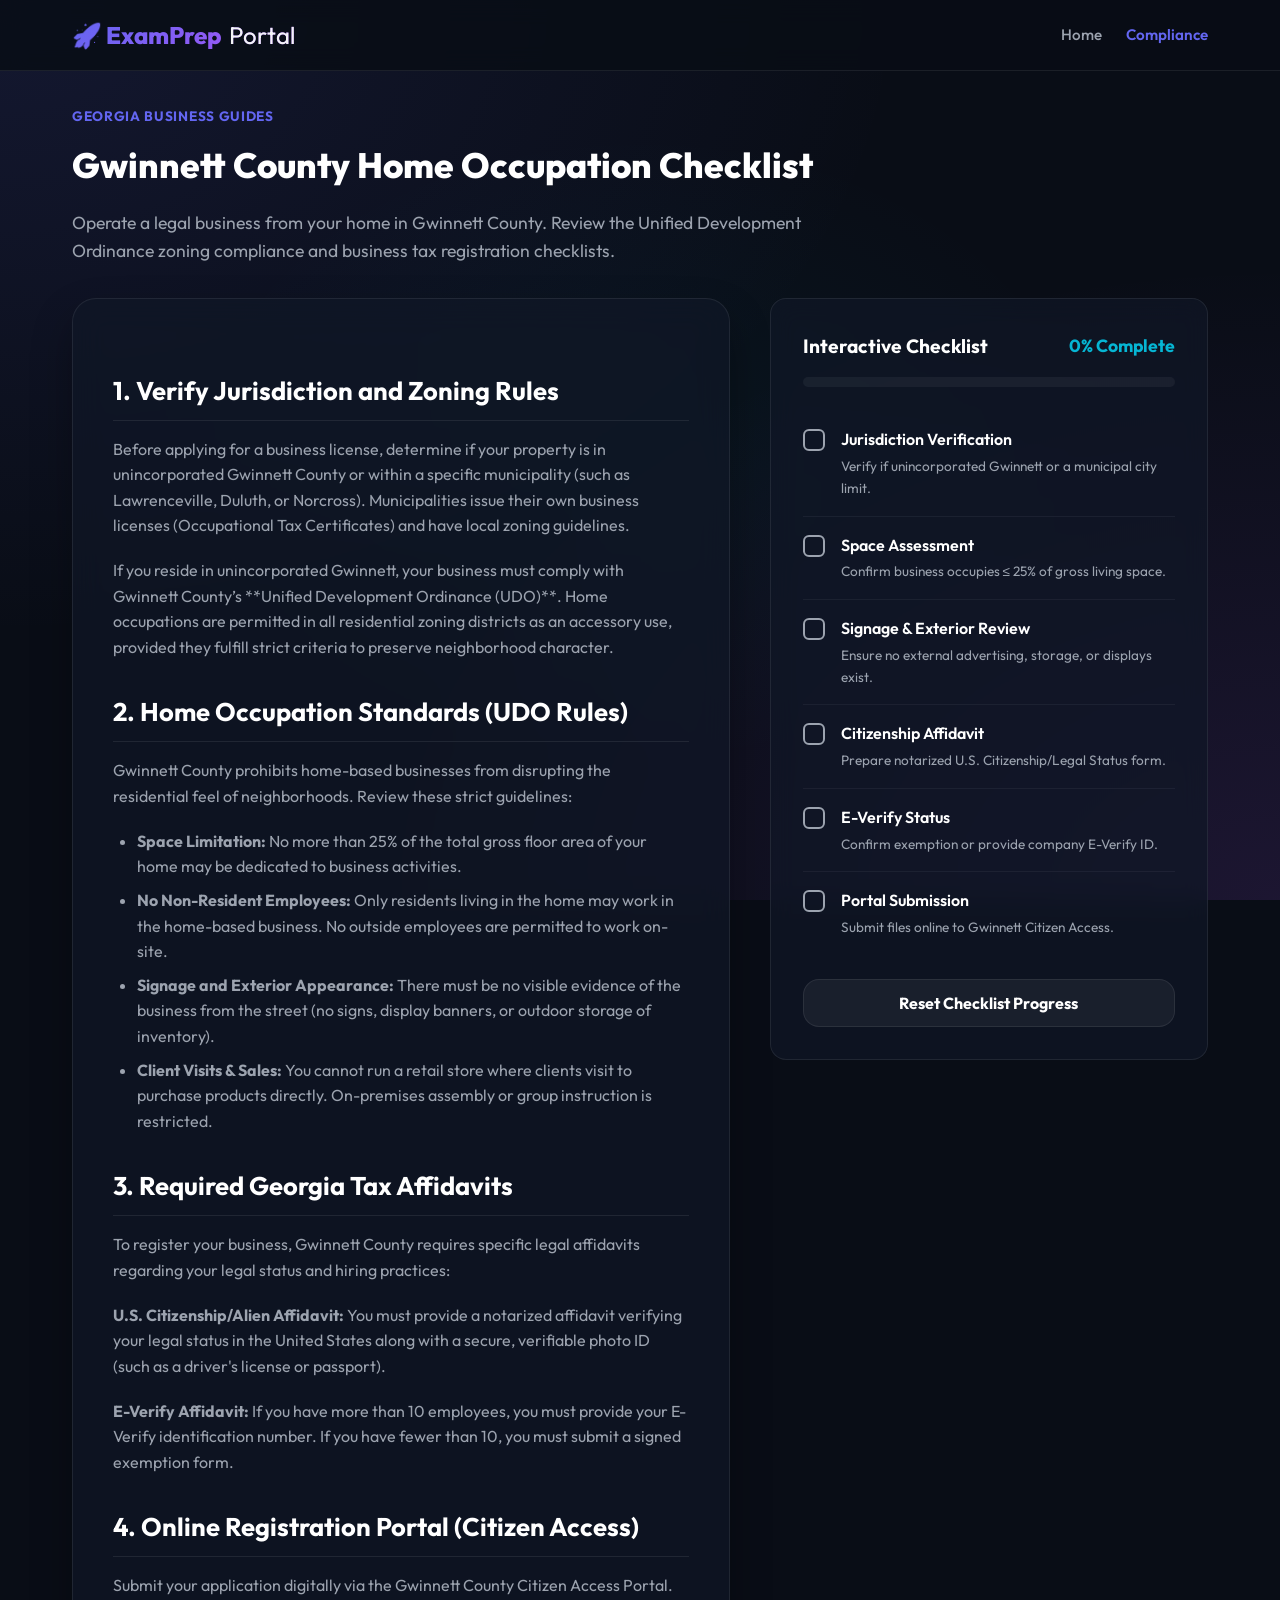
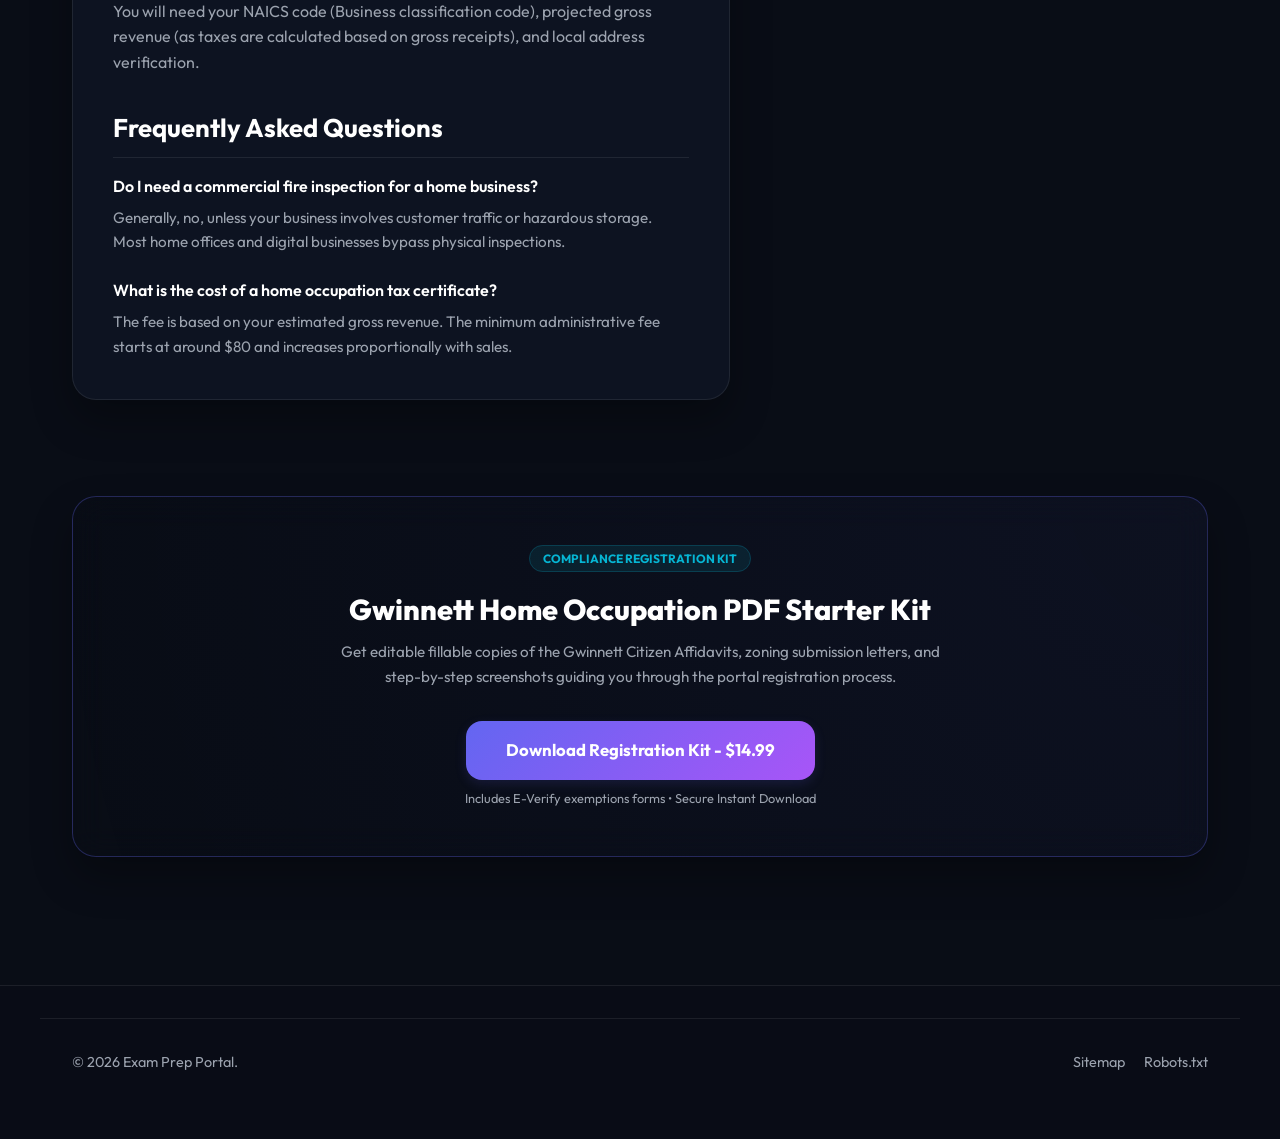
<file: exams/gwinnett-home-occupation-checklist/index.html>
<!DOCTYPE html>
<html lang="en">
<head>
    <meta charset="UTF-8">
    <meta name="viewport" content="width=device-width, initial-scale=1.0">
    <meta name="description" content="Free interactive Gwinnett County home occupation permit checklist and zoning guide. Start your home-based business with correct license requirements.">
    <meta name="keywords" content="Gwinnett County home occupation permit checklist, Gwinnett home business certificate, Gwinnett home occupation guidelines, Georgia business license">
    <title>Gwinnett County Home Occupation Permit Checklist & Guide</title>
    
    <!-- External CSS Reference -->
    <link rel="stylesheet" href="../../style.css">
    <link rel="preconnect" href="https://fonts.googleapis.com">
    <link rel="preconnect" href="https://fonts.gstatic.com" crossorigin>
    <link href="https://fonts.googleapis.com/css2?family=Outfit:wght@300;400;500;600;700;800&display=swap" rel="stylesheet">

    <!-- Schema.org JSON-LD Markup for Rich Snippets -->
    <script type="application/ld-json">
    {
      "@context": "https://schema.org",
      "@type": "HowTo",
      "name": "How to Get a Home Occupation Permit in Gwinnett County",
      "description": "Step-by-step zoning compliance and registration checklist for starting a home-based business in Gwinnett County, Georgia.",
      "step": [
        {
          "@type": "HowToStep",
          "name": "Check Zoning and Jurisdiction",
          "text": "Verify if your address falls under unincorporated Gwinnett County or a municipal city limit, and confirm zoning compliance.",
          "url": "https://onlinemathstutor4u-glitch.github.io/real-estate-math-practice-tool/exams/gwinnett-home-occupation-checklist/#step-1"
        },
        {
          "@type": "HowToStep",
          "name": "Review Home Occupation Standards",
          "text": "Fulfill rules: max 25% floor space usage, no outside employees, no visible signage, and no direct on-premises client sales.",
          "url": "https://onlinemathstutor4u-glitch.github.io/real-estate-math-practice-tool/exams/gwinnett-home-occupation-checklist/#step-2"
        },
        {
          "@type": "HowToStep",
          "name": "Register and File Tax Affidavits",
          "text": "Fill out the Gwinnett Occupational Tax Certificate application along with the required E-Verify and Citizenship Affidavits.",
          "url": "https://onlinemathstutor4u-glitch.github.io/real-estate-math-practice-tool/exams/gwinnett-home-occupation-checklist/#step-3"
        },
        {
          "@type": "HowToStep",
          "name": "Submit Application Online",
          "text": "Upload all required documents to the Gwinnett Citizen Access Portal and pay the initial filing fees.",
          "url": "https://onlinemathstutor4u-glitch.github.io/real-estate-math-practice-tool/exams/gwinnett-home-occupation-checklist/#step-4"
        }
      ]
    }
    </script>
    <script type="application/ld-json">
    {
      "@context": "https://schema.org",
      "@type": "Product",
      "name": "Gwinnett County Home Occupation Registration Kit",
      "description": "Includes editable PDF tax affidavits, zoning compliance checklists, and registration walkthrough guides for Gwinnett.",
      "image": "https://images.unsplash.com/photo-1486406146926-c627a92ad1ab",
      "offers": {
        "@type": "Offer",
        "price": "14.99",
        "priceCurrency": "USD",
        "availability": "https://schema.org/InStock"
      }
    }
    </script>

    <style>
        .split-layout {
            display: grid;
            grid-template-columns: 1.2fr 0.8fr;
            gap: 2.5rem;
            margin-top: 2rem;
        }
        @media (max-width: 900px) {
            .split-layout {
                grid-template-columns: 1fr;
            }
        }
        .content-area h2 {
            font-size: 1.6rem;
            font-weight: 700;
            color: white;
            margin-top: 2rem;
            margin-bottom: 1rem;
            border-bottom: 1px solid var(--bg-card-border);
            padding-bottom: 0.5rem;
        }
        .content-area p {
            color: var(--text-secondary);
            margin-bottom: 1.2rem;
            font-size: 1rem;
        }
        .content-area ul {
            margin-bottom: 1.5rem;
            padding-left: 1.5rem;
            color: var(--text-secondary);
        }
        .content-area li {
            margin-bottom: 0.5rem;
        }
        .checklist-container {
            position: sticky;
            top: 6rem;
            background: var(--bg-card);
            border: 1px solid var(--bg-card-border);
            border-radius: 16px;
            padding: 2rem;
            backdrop-filter: blur(12px);
        }
        .progress-bar-bg {
            background: rgba(255,255,255,0.05);
            border-radius: 10px;
            height: 10px;
            width: 100%;
            margin-bottom: 1.5rem;
            overflow: hidden;
        }
        .progress-bar-fill {
            background: linear-gradient(95deg, var(--primary), var(--secondary));
            height: 100%;
            width: 0%;
            transition: width 0.4s ease;
        }
        .checklist-item {
            display: flex;
            align-items: flex-start;
            gap: 1rem;
            padding: 1rem 0;
            border-bottom: 1px solid rgba(255,255,255,0.05);
            cursor: pointer;
            user-select: none;
        }
        .checklist-item:last-child {
            border-bottom: none;
        }
        .custom-checkbox {
            width: 22px;
            height: 22px;
            border: 2px solid var(--text-secondary);
            border-radius: 6px;
            display: flex;
            align-items: center;
            justify-content: center;
            flex-shrink: 0;
            margin-top: 2px;
            transition: all 0.2s ease;
        }
        .checklist-item.checked .custom-checkbox {
            background: var(--success);
            border-color: var(--success);
        }
        .custom-checkbox svg {
            fill: white;
            display: none;
            width: 14px;
            height: 14px;
        }
        .checklist-item.checked .custom-checkbox svg {
            display: block;
        }
        .checklist-item.checked .item-text {
            text-decoration: line-through;
            color: var(--text-secondary);
            opacity: 0.7;
        }
        .item-text h4 {
            font-size: 1rem;
            font-weight: 600;
            color: white;
            margin-bottom: 0.2rem;
        }
        .item-text p {
            font-size: 0.85rem;
            color: var(--text-secondary);
            margin: 0;
        }
    </style>
</head>
<body>

    <!-- Header -->
    <header>
        <div class="nav-container">
            <div class="logo">
                🚀 ExamPrep<span>Portal</span>
            </div>
            <nav aria-label="Main Navigation">
                <ul style="display: flex; gap: 1.5rem; list-style: none;">
                    <li><a href="../../index.html" class="nav-link" style="color: var(--text-secondary); text-decoration: none; font-weight: 500;">Home</a></li>
                    <li><a href="../../index.html#courses" class="nav-link active" style="color: var(--primary); text-decoration: none; font-weight: 600;">Compliance</a></li>
                </ul>
            </nav>
        </div>
    </header>

    <!-- Main Container -->
    <main>
        <!-- Breadcrumb & Intro -->
        <div style="margin-bottom: 2rem;">
            <span style="color: var(--primary); font-weight: 700; font-size: 0.85rem; text-transform: uppercase; letter-spacing: 0.05em;">Georgia Business Guides</span>
            <h1 style="font-size: 2.2rem; font-weight: 800; color: white; margin-top: 0.5rem; margin-bottom: 1rem;">Gwinnett County Home Occupation Checklist</h1>
            <p style="color: var(--text-secondary); font-size: 1.1rem; max-width: 800px;">Operate a legal business from your home in Gwinnett County. Review the Unified Development Ordinance zoning compliance and business tax registration checklists.</p>
        </div>

        <div class="split-layout">
            
            <!-- Left Side: High Authority SEO content -->
            <section class="content-area glass-card" style="padding: 2.5rem;">
                
                <h2 id="step-1">1. Verify Jurisdiction and Zoning Rules</h2>
                <p>Before applying for a business license, determine if your property is in unincorporated Gwinnett County or within a specific municipality (such as Lawrenceville, Duluth, or Norcross). Municipalities issue their own business licenses (Occupational Tax Certificates) and have local zoning guidelines.</p>
                <p>If you reside in unincorporated Gwinnett, your business must comply with Gwinnett County’s **Unified Development Ordinance (UDO)**. Home occupations are permitted in all residential zoning districts as an accessory use, provided they fulfill strict criteria to preserve neighborhood character.</p>

                <h2 id="step-2">2. Home Occupation Standards (UDO Rules)</h2>
                <p>Gwinnett County prohibits home-based businesses from disrupting the residential feel of neighborhoods. Review these strict guidelines:</p>
                <ul>
                    <li><strong>Space Limitation:</strong> No more than 25% of the total gross floor area of your home may be dedicated to business activities.</li>
                    <li><strong>No Non-Resident Employees:</strong> Only residents living in the home may work in the home-based business. No outside employees are permitted to work on-site.</li>
                    <li><strong>Signage and Exterior Appearance:</strong> There must be no visible evidence of the business from the street (no signs, display banners, or outdoor storage of inventory).</li>
                    <li><strong>Client Visits &amp; Sales:</strong> You cannot run a retail store where clients visit to purchase products directly. On-premises assembly or group instruction is restricted.</li>
                </ul>

                <h2 id="step-3">3. Required Georgia Tax Affidavits</h2>
                <p>To register your business, Gwinnett County requires specific legal affidavits regarding your legal status and hiring practices:</p>
                <p><strong>U.S. Citizenship/Alien Affidavit:</strong> You must provide a notarized affidavit verifying your legal status in the United States along with a secure, verifiable photo ID (such as a driver's license or passport).</p>
                <p><strong>E-Verify Affidavit:</strong> If you have more than 10 employees, you must provide your E-Verify identification number. If you have fewer than 10, you must submit a signed exemption form.</p>

                <h2 id="step-4">4. Online Registration Portal (Citizen Access)</h2>
                <p>Submit your application digitally via the Gwinnett County Citizen Access Portal. You will need your NAICS code (Business classification code), projected gross revenue (as taxes are calculated based on gross receipts), and local address verification.</p>
                
                <!-- FAQ Section for extra SEO search authority -->
                <h2>Frequently Asked Questions</h2>
                <div style="display: flex; flex-direction: column; gap: 1.5rem; margin-top: 1rem;">
                    <div>
                        <h4 style="color: white; font-weight: 600; margin-bottom: 0.4rem;">Do I need a commercial fire inspection for a home business?</h4>
                        <p style="margin: 0; font-size: 0.95rem;">Generally, no, unless your business involves customer traffic or hazardous storage. Most home offices and digital businesses bypass physical inspections.</p>
                    </div>
                    <div>
                        <h4 style="color: white; font-weight: 600; margin-bottom: 0.4rem;">What is the cost of a home occupation tax certificate?</h4>
                        <p style="margin: 0; font-size: 0.95rem;">The fee is based on your estimated gross revenue. The minimum administrative fee starts at around $80 and increases proportionally with sales.</p>
                    </div>
                </div>
            </section>

            <!-- Right Side: Interactive Checklist -->
            <aside>
                <div class="checklist-container">
                    <div style="display: flex; justify-content: space-between; align-items: center; margin-bottom: 1rem;">
                        <h3 style="color: white; font-weight: 700; font-size: 1.2rem;">Interactive Checklist</h3>
                        <span id="progress-percent" style="font-weight: 700; color: var(--accent); font-size: 1.1rem;">0% Complete</span>
                    </div>
                    
                    <div class="progress-bar-bg">
                        <div class="progress-bar-fill" id="progress-fill"></div>
                    </div>

                    <div id="checklist-items">
                        
                        <div class="checklist-item" data-id="gwinnett-1">
                            <div class="custom-checkbox">
                                <svg viewBox="0 0 24 24"><path d="M9 16.17L4.83 12l-1.42 1.41L9 19 21 7l-1.41-1.41z"/></svg>
                            </div>
                            <div class="item-text">
                                <h4>Jurisdiction Verification</h4>
                                <p>Verify if unincorporated Gwinnett or a municipal city limit.</p>
                            </div>
                        </div>

                        <div class="checklist-item" data-id="gwinnett-2">
                            <div class="custom-checkbox">
                                <svg viewBox="0 0 24 24"><path d="M9 16.17L4.83 12l-1.42 1.41L9 19 21 7l-1.41-1.41z"/></svg>
                            </div>
                            <div class="item-text">
                                <h4>Space Assessment</h4>
                                <p>Confirm business occupies &le; 25% of gross living space.</p>
                            </div>
                        </div>

                        <div class="checklist-item" data-id="gwinnett-3">
                            <div class="custom-checkbox">
                                <svg viewBox="0 0 24 24"><path d="M9 16.17L4.83 12l-1.42 1.41L9 19 21 7l-1.41-1.41z"/></svg>
                            </div>
                            <div class="item-text">
                                <h4>Signage &amp; Exterior Review</h4>
                                <p>Ensure no external advertising, storage, or displays exist.</p>
                            </div>
                        </div>

                        <div class="checklist-item" data-id="gwinnett-4">
                            <div class="custom-checkbox">
                                <svg viewBox="0 0 24 24"><path d="M9 16.17L4.83 12l-1.42 1.41L9 19 21 7l-1.41-1.41z"/></svg>
                            </div>
                            <div class="item-text">
                                <h4>Citizenship Affidavit</h4>
                                <p>Prepare notarized U.S. Citizenship/Legal Status form.</p>
                            </div>
                        </div>

                        <div class="checklist-item" data-id="gwinnett-5">
                            <div class="custom-checkbox">
                                <svg viewBox="0 0 24 24"><path d="M9 16.17L4.83 12l-1.42 1.41L9 19 21 7l-1.41-1.41z"/></svg>
                            </div>
                            <div class="item-text">
                                <h4>E-Verify Status</h4>
                                <p>Confirm exemption or provide company E-Verify ID.</p>
                            </div>
                        </div>

                        <div class="checklist-item" data-id="gwinnett-6">
                            <div class="custom-checkbox">
                                <svg viewBox="0 0 24 24"><path d="M9 16.17L4.83 12l-1.42 1.41L9 19 21 7l-1.41-1.41z"/></svg>
                            </div>
                            <div class="item-text">
                                <h4>Portal Submission</h4>
                                <p>Submit files online to Gwinnett Citizen Access.</p>
                            </div>
                        </div>

                    </div>

                    <button id="reset-btn" class="btn-primary" style="margin-top: 1.5rem; width: 100%; padding: 0.8rem; background: rgba(255,255,255,0.05); border: 1px solid var(--bg-card-border); color: white; cursor: pointer; box-shadow: none;">
                        Reset Checklist Progress
                    </button>
                </div>
            </aside>

        </div>

        <!-- Premium CTA Section -->
        <section class="glass-card" style="margin-top: 4rem; padding: 3rem; text-align: center; border: 1px solid rgba(99, 102, 241, 0.3); background: radial-gradient(circle at top right, rgba(99,102,241,0.05), transparent);">
            <span style="font-weight: 700; color: var(--accent); background: rgba(6, 182, 212, 0.1); padding: 0.3rem 0.8rem; border-radius: 50px; font-size: 0.75rem; border: 1px solid rgba(6, 182, 212, 0.2);">COMPLIANCE REGISTRATION KIT</span>
            <h3 style="font-size: 1.8rem; font-weight: 800; color: white; margin-top: 1rem; margin-bottom: 0.5rem;">Gwinnett Home Occupation PDF Starter Kit</h3>
            <p style="color: var(--text-secondary); max-width: 600px; margin: 0 auto 2rem auto; font-size: 0.95rem;">Get editable fillable copies of the Gwinnett Citizen Affidavits, zoning submission letters, and step-by-step screenshots guiding you through the portal registration process.</p>
            
            <div style="display: flex; flex-direction: column; align-items: center; gap: 0.5rem;">
                <a href="#" class="btn-primary" style="padding: 1rem 2.5rem; text-decoration: none; font-size: 1.05rem; display: inline-flex; align-items: center; gap: 0.5rem;">
                    Download Registration Kit - $14.99
                </a>
                <span style="color: var(--text-secondary); font-size: 0.8rem;">Includes E-Verify exemptions forms • Secure Instant Download</span>
            </div>
        </section>
    </main>

    <!-- Footer -->
    <footer>
        <div class="footer-content" style="max-width: 1200px; margin: 0 auto; padding: 2rem; display: flex; justify-content: space-between; align-items: center; color: var(--text-secondary); border-top: 1px solid var(--bg-card-border);">
            <div>© 2026 Exam Prep Portal.</div>
            <div>
                <a href="../../sitemap.xml" style="color: var(--text-secondary); text-decoration: none; margin-right: 1rem;">Sitemap</a>
                <a href="../../robots.txt" style="color: var(--text-secondary); text-decoration: none;">Robots.txt</a>
            </div>
        </div>
    </footer>

    <!-- Interactive JS Script -->
    <script>
        document.addEventListener('DOMContentLoaded', () => {
            const items = document.querySelectorAll('.checklist-item');
            const progressFill = document.getElementById('progress-fill');
            const progressPercent = document.getElementById('progress-percent');
            const resetBtn = document.getElementById('reset-btn');

            // Load saved state
            items.forEach(item => {
                const id = item.getAttribute('data-id');
                if (localStorage.getItem(id) === 'checked') {
                    item.classList.add('checked');
                }
                
                item.addEventListener('click', () => {
                    item.classList.toggle('checked');
                    if (item.classList.contains('checked')) {
                        localStorage.setItem(id, 'checked');
                    } else {
                        localStorage.removeItem(id);
                    }
                    updateProgress();
                });
            });

            // Update progress calculation
            function updateProgress() {
                const total = items.length;
                const checked = document.querySelectorAll('.checklist-item.checked').length;
                const percentage = Math.round((checked / total) * 100);
                progressFill.style.width = `${percentage}%`;
                progressPercent.innerText = `${percentage}% Complete`;
            }

            // Reset logic
            resetBtn.addEventListener('click', () => {
                items.forEach(item => {
                    const id = item.getAttribute('data-id');
                    item.classList.remove('checked');
                    localStorage.removeItem(id);
                });
                updateProgress();
            });

            // Initial progress calculation
            updateProgress();
        });
    </script>
</body>
</html>
</file>
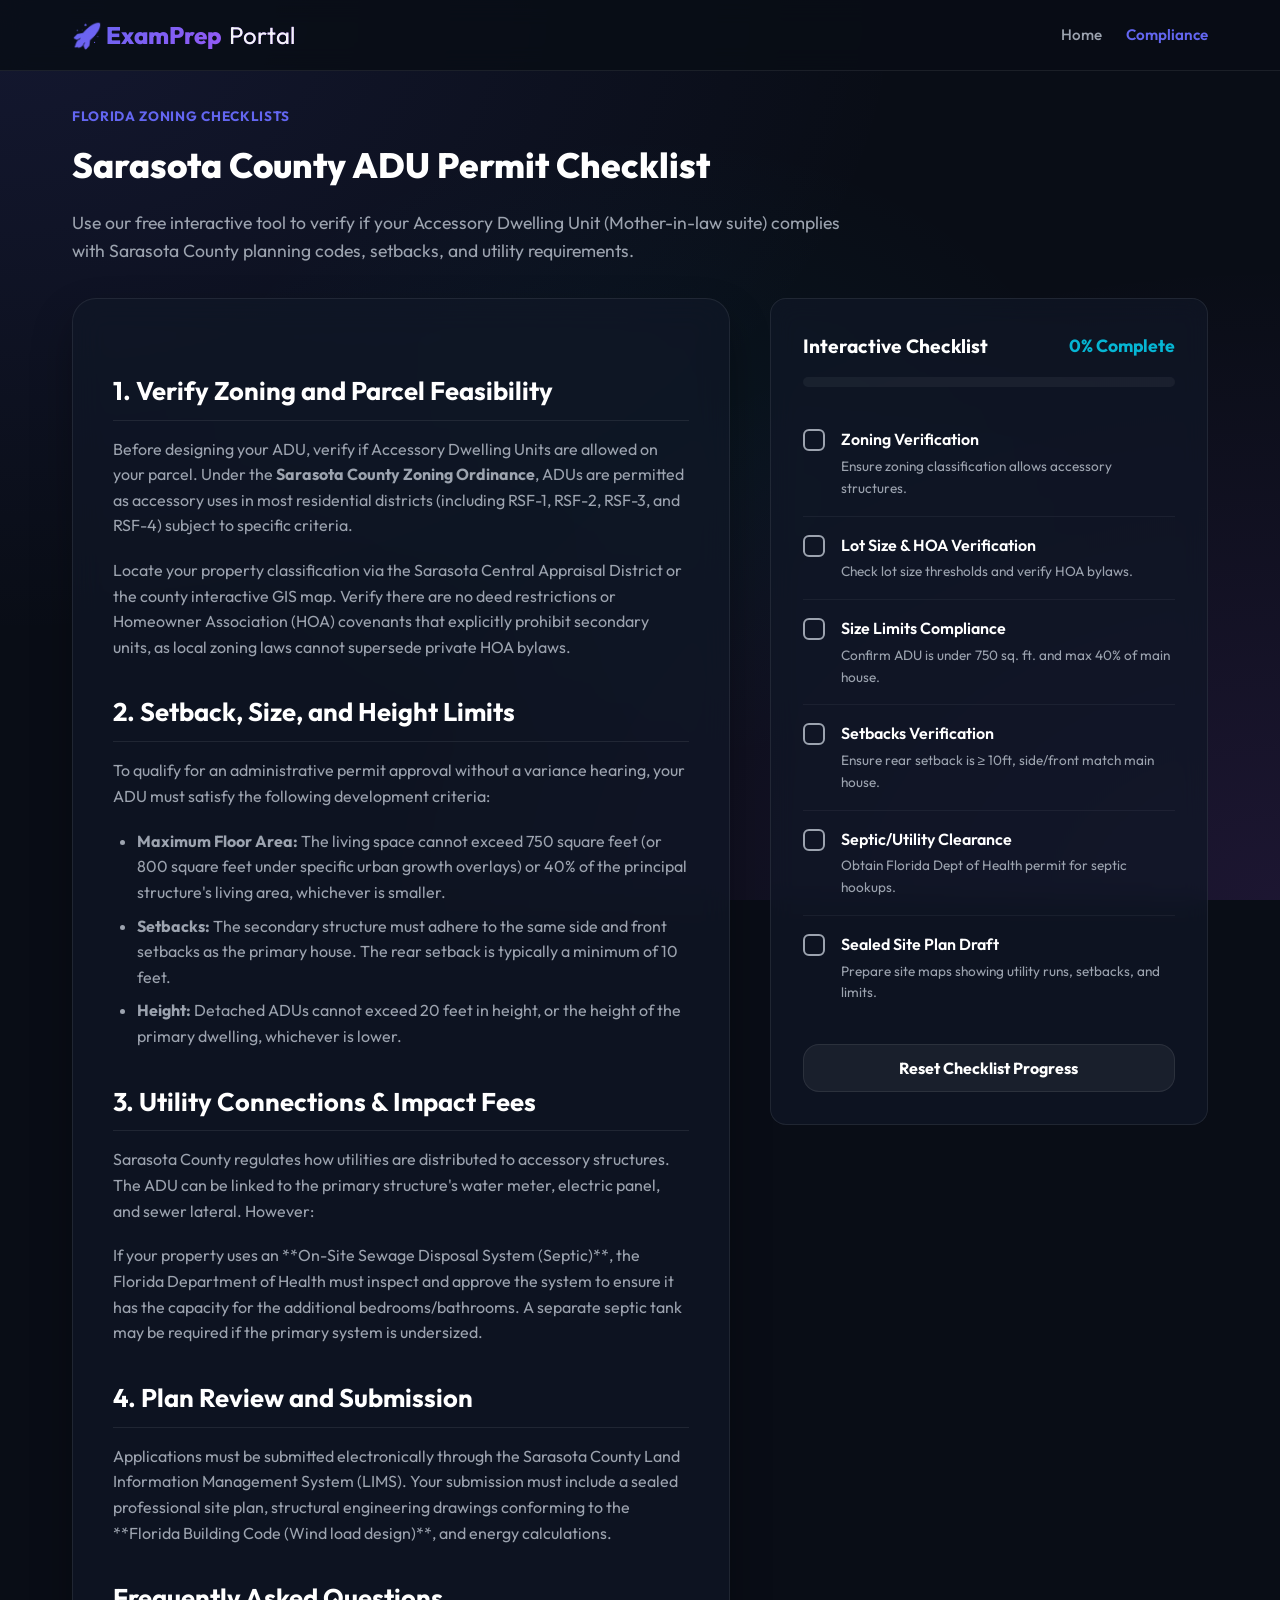
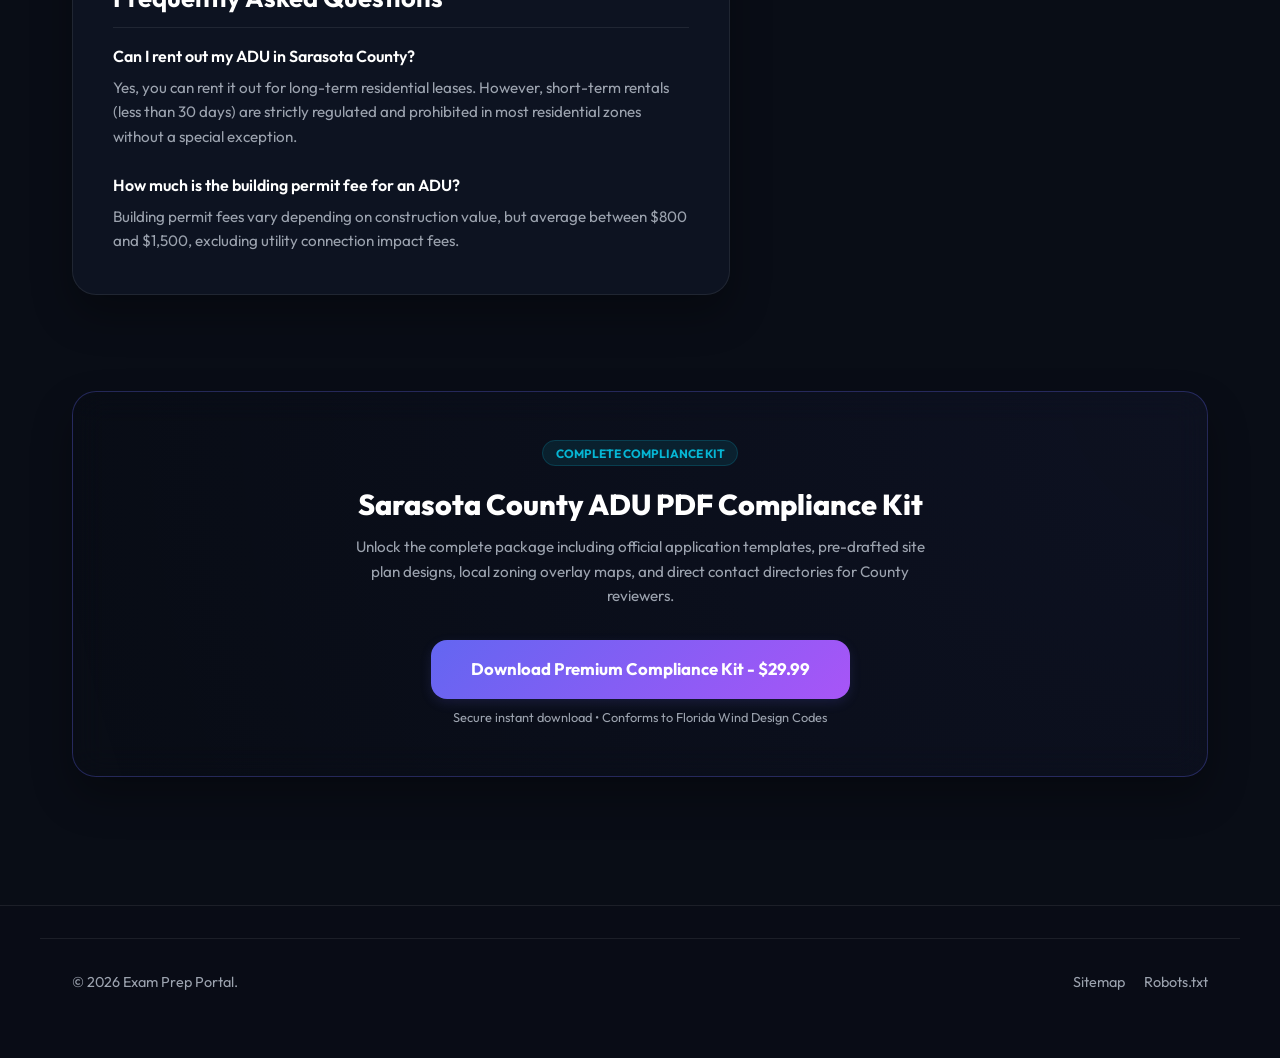
<file: exams/sarasota-adu-permit-checklist/index.html>
<!DOCTYPE html>
<html lang="en">
<head>
    <meta charset="UTF-8">
    <meta name="viewport" content="width=device-width, initial-scale=1.0">
    <meta name="description" content="Free interactive Sarasota County ADU permit checklist and zoning guide. Ensure your Accessory Dwelling Unit meets setback, height, and size limits easily.">
    <meta name="keywords" content="Sarasota County ADU permit checklist, Sarasota ADU building rules, Sarasota accessory dwelling unit regulations, Florida ADU permit template">
    <title>Sarasota County ADU Permit Checklist & Planning Guide</title>
    
    <!-- External CSS Reference -->
    <link rel="stylesheet" href="../../style.css">
    <link rel="preconnect" href="https://fonts.googleapis.com">
    <link rel="preconnect" href="https://fonts.gstatic.com" crossorigin>
    <link href="https://fonts.googleapis.com/css2?family=Outfit:wght@300;400;500;600;700;800&display=swap" rel="stylesheet">

    <!-- Schema.org JSON-LD Markup for Rich Snippets -->
    <script type="application/ld-json">
    {
      "@context": "https://schema.org",
      "@type": "HowTo",
      "name": "How to Get an ADU Permit in Sarasota County",
      "description": "A step-by-step zoning and building checklist for planning and permitting an Accessory Dwelling Unit (ADU) in Sarasota County, Florida.",
      "step": [
        {
          "@type": "HowToStep",
          "name": "Verify Zoning and Parcel Feasibility",
          "text": "Check your parcel ID to verify if ADUs are permitted under your local Sarasota zoning code (RSF-1 to RSF-6, etc.) and check lot size rules.",
          "url": "https://onlinemathstutor4u-glitch.github.io/real-estate-math-practice-tool/exams/sarasota-adu-permit-checklist/#step-1"
        },
        {
          "@type": "HowToStep",
          "name": "Determine Setbacks and Size Compliance",
          "text": "Ensure your ADU does not exceed 750 sq. ft. or 800 sq. ft. (based on zoning) and adheres to standard rear, side, and front setbacks.",
          "url": "https://onlinemathstutor4u-glitch.github.io/real-estate-math-practice-tool/exams/sarasota-adu-permit-checklist/#step-2"
        },
        {
          "@type": "HowToStep",
          "name": "Prepare Site Plan and Architectural Drawings",
          "text": "Draft a site plan showing the exact ADU boundaries, existing structures, trees, easements, and utility hookups.",
          "url": "https://onlinemathstutor4u-glitch.github.io/real-estate-math-practice-tool/exams/sarasota-adu-permit-checklist/#step-3"
        },
        {
          "@type": "HowToStep",
          "name": "Submit Building Permit Application",
          "text": "Submit your plans online through the Sarasota County LIMS portal, including energy calculations (Title 24) and wind design codes.",
          "url": "https://onlinemathstutor4u-glitch.github.io/real-estate-math-practice-tool/exams/sarasota-adu-permit-checklist/#step-4"
        }
      ]
    }
    </script>
    <script type="application/ld-json">
    {
      "@context": "https://schema.org",
      "@type": "Product",
      "name": "Sarasota County ADU Compliance Kit",
      "description": "Includes professional editable site plan templates, zoning cheat sheets, and contact templates for Sarasota County.",
      "image": "https://images.unsplash.com/photo-1513694203232-719a280e022f",
      "offers": {
        "@type": "Offer",
        "price": "29.99",
        "priceCurrency": "USD",
        "availability": "https://schema.org/InStock"
      }
    }
    </script>

    <style>
        .split-layout {
            display: grid;
            grid-template-columns: 1.2fr 0.8fr;
            gap: 2.5rem;
            margin-top: 2rem;
        }
        @media (max-width: 900px) {
            .split-layout {
                grid-template-columns: 1fr;
            }
        }
        .content-area h2 {
            font-size: 1.6rem;
            font-weight: 700;
            color: white;
            margin-top: 2rem;
            margin-bottom: 1rem;
            border-bottom: 1px solid var(--bg-card-border);
            padding-bottom: 0.5rem;
        }
        .content-area p {
            color: var(--text-secondary);
            margin-bottom: 1.2rem;
            font-size: 1rem;
        }
        .content-area ul {
            margin-bottom: 1.5rem;
            padding-left: 1.5rem;
            color: var(--text-secondary);
        }
        .content-area li {
            margin-bottom: 0.5rem;
        }
        .checklist-container {
            position: sticky;
            top: 6rem;
            background: var(--bg-card);
            border: 1px solid var(--bg-card-border);
            border-radius: 16px;
            padding: 2rem;
            backdrop-filter: blur(12px);
        }
        .progress-bar-bg {
            background: rgba(255,255,255,0.05);
            border-radius: 10px;
            height: 10px;
            width: 100%;
            margin-bottom: 1.5rem;
            overflow: hidden;
        }
        .progress-bar-fill {
            background: linear-gradient(95deg, var(--primary), var(--secondary));
            height: 100%;
            width: 0%;
            transition: width 0.4s ease;
        }
        .checklist-item {
            display: flex;
            align-items: flex-start;
            gap: 1rem;
            padding: 1rem 0;
            border-bottom: 1px solid rgba(255,255,255,0.05);
            cursor: pointer;
            user-select: none;
        }
        .checklist-item:last-child {
            border-bottom: none;
        }
        .custom-checkbox {
            width: 22px;
            height: 22px;
            border: 2px solid var(--text-secondary);
            border-radius: 6px;
            display: flex;
            align-items: center;
            justify-content: center;
            flex-shrink: 0;
            margin-top: 2px;
            transition: all 0.2s ease;
        }
        .checklist-item.checked .custom-checkbox {
            background: var(--success);
            border-color: var(--success);
        }
        .custom-checkbox svg {
            fill: white;
            display: none;
            width: 14px;
            height: 14px;
        }
        .checklist-item.checked .custom-checkbox svg {
            display: block;
        }
        .checklist-item.checked .item-text {
            text-decoration: line-through;
            color: var(--text-secondary);
            opacity: 0.7;
        }
        .item-text h4 {
            font-size: 1rem;
            font-weight: 600;
            color: white;
            margin-bottom: 0.2rem;
        }
        .item-text p {
            font-size: 0.85rem;
            color: var(--text-secondary);
            margin: 0;
        }
    </style>
</head>
<body>

    <!-- Header -->
    <header>
        <div class="nav-container">
            <div class="logo">
                🚀 ExamPrep<span>Portal</span>
            </div>
            <nav aria-label="Main Navigation">
                <ul style="display: flex; gap: 1.5rem; list-style: none;">
                    <li><a href="../../index.html" class="nav-link" style="color: var(--text-secondary); text-decoration: none; font-weight: 500;">Home</a></li>
                    <li><a href="../../index.html#courses" class="nav-link active" style="color: var(--primary); text-decoration: none; font-weight: 600;">Compliance</a></li>
                </ul>
            </nav>
        </div>
    </header>

    <!-- Main Container -->
    <main>
        <!-- Breadcrumb & Intro -->
        <div style="margin-bottom: 2rem;">
            <span style="color: var(--primary); font-weight: 700; font-size: 0.85rem; text-transform: uppercase; letter-spacing: 0.05em;">Florida Zoning Checklists</span>
            <h1 style="font-size: 2.2rem; font-weight: 800; color: white; margin-top: 0.5rem; margin-bottom: 1rem;">Sarasota County ADU Permit Checklist</h1>
            <p style="color: var(--text-secondary); font-size: 1.1rem; max-width: 800px;">Use our free interactive tool to verify if your Accessory Dwelling Unit (Mother-in-law suite) complies with Sarasota County planning codes, setbacks, and utility requirements.</p>
        </div>

        <div class="split-layout">
            
            <!-- Left Side: High Authority SEO content -->
            <section class="content-area glass-card" style="padding: 2.5rem;">
                
                <h2 id="step-1">1. Verify Zoning and Parcel Feasibility</h2>
                <p>Before designing your ADU, verify if Accessory Dwelling Units are allowed on your parcel. Under the <strong>Sarasota County Zoning Ordinance</strong>, ADUs are permitted as accessory uses in most residential districts (including RSF-1, RSF-2, RSF-3, and RSF-4) subject to specific criteria.</p>
                <p>Locate your property classification via the Sarasota Central Appraisal District or the county interactive GIS map. Verify there are no deed restrictions or Homeowner Association (HOA) covenants that explicitly prohibit secondary units, as local zoning laws cannot supersede private HOA bylaws.</p>

                <h2 id="step-2">2. Setback, Size, and Height Limits</h2>
                <p>To qualify for an administrative permit approval without a variance hearing, your ADU must satisfy the following development criteria:</p>
                <ul>
                    <li><strong>Maximum Floor Area:</strong> The living space cannot exceed 750 square feet (or 800 square feet under specific urban growth overlays) or 40% of the principal structure's living area, whichever is smaller.</li>
                    <li><strong>Setbacks:</strong> The secondary structure must adhere to the same side and front setbacks as the primary house. The rear setback is typically a minimum of 10 feet.</li>
                    <li><strong>Height:</strong> Detached ADUs cannot exceed 20 feet in height, or the height of the primary dwelling, whichever is lower.</li>
                </ul>

                <h2 id="step-3">3. Utility Connections &amp; Impact Fees</h2>
                <p>Sarasota County regulates how utilities are distributed to accessory structures. The ADU can be linked to the primary structure's water meter, electric panel, and sewer lateral. However:</p>
                <p>If your property uses an **On-Site Sewage Disposal System (Septic)**, the Florida Department of Health must inspect and approve the system to ensure it has the capacity for the additional bedrooms/bathrooms. A separate septic tank may be required if the primary system is undersized.</p>

                <h2 id="step-4">4. Plan Review and Submission</h2>
                <p>Applications must be submitted electronically through the Sarasota County Land Information Management System (LIMS). Your submission must include a sealed professional site plan, structural engineering drawings conforming to the **Florida Building Code (Wind load design)**, and energy calculations.</p>
                
                <!-- FAQ Section for extra SEO search authority -->
                <h2>Frequently Asked Questions</h2>
                <div style="display: flex; flex-direction: column; gap: 1.5rem; margin-top: 1rem;">
                    <div>
                        <h4 style="color: white; font-weight: 600; margin-bottom: 0.4rem;">Can I rent out my ADU in Sarasota County?</h4>
                        <p style="margin: 0; font-size: 0.95rem;">Yes, you can rent it out for long-term residential leases. However, short-term rentals (less than 30 days) are strictly regulated and prohibited in most residential zones without a special exception.</p>
                    </div>
                    <div>
                        <h4 style="color: white; font-weight: 600; margin-bottom: 0.4rem;">How much is the building permit fee for an ADU?</h4>
                        <p style="margin: 0; font-size: 0.95rem;">Building permit fees vary depending on construction value, but average between $800 and $1,500, excluding utility connection impact fees.</p>
                    </div>
                </div>
            </section>

            <!-- Right Side: Interactive Checklist -->
            <aside>
                <div class="checklist-container">
                    <div style="display: flex; justify-content: space-between; align-items: center; margin-bottom: 1rem;">
                        <h3 style="color: white; font-weight: 700; font-size: 1.2rem;">Interactive Checklist</h3>
                        <span id="progress-percent" style="font-weight: 700; color: var(--accent); font-size: 1.1rem;">0% Complete</span>
                    </div>
                    
                    <div class="progress-bar-bg">
                        <div class="progress-bar-fill" id="progress-fill"></div>
                    </div>

                    <div id="checklist-items">
                        
                        <div class="checklist-item" data-id="sarasota-1">
                            <div class="custom-checkbox">
                                <svg viewBox="0 0 24 24"><path d="M9 16.17L4.83 12l-1.42 1.41L9 19 21 7l-1.41-1.41z"/></svg>
                            </div>
                            <div class="item-text">
                                <h4>Zoning Verification</h4>
                                <p>Ensure zoning classification allows accessory structures.</p>
                            </div>
                        </div>

                        <div class="checklist-item" data-id="sarasota-2">
                            <div class="custom-checkbox">
                                <svg viewBox="0 0 24 24"><path d="M9 16.17L4.83 12l-1.42 1.41L9 19 21 7l-1.41-1.41z"/></svg>
                            </div>
                            <div class="item-text">
                                <h4>Lot Size &amp; HOA Verification</h4>
                                <p>Check lot size thresholds and verify HOA bylaws.</p>
                            </div>
                        </div>

                        <div class="checklist-item" data-id="sarasota-3">
                            <div class="custom-checkbox">
                                <svg viewBox="0 0 24 24"><path d="M9 16.17L4.83 12l-1.42 1.41L9 19 21 7l-1.41-1.41z"/></svg>
                            </div>
                            <div class="item-text">
                                <h4>Size Limits Compliance</h4>
                                <p>Confirm ADU is under 750 sq. ft. and max 40% of main house.</p>
                            </div>
                        </div>

                        <div class="checklist-item" data-id="sarasota-4">
                            <div class="custom-checkbox">
                                <svg viewBox="0 0 24 24"><path d="M9 16.17L4.83 12l-1.42 1.41L9 19 21 7l-1.41-1.41z"/></svg>
                            </div>
                            <div class="item-text">
                                <h4>Setbacks Verification</h4>
                                <p>Ensure rear setback is &ge; 10ft, side/front match main house.</p>
                            </div>
                        </div>

                        <div class="checklist-item" data-id="sarasota-5">
                            <div class="custom-checkbox">
                                <svg viewBox="0 0 24 24"><path d="M9 16.17L4.83 12l-1.42 1.41L9 19 21 7l-1.41-1.41z"/></svg>
                            </div>
                            <div class="item-text">
                                <h4>Septic/Utility Clearance</h4>
                                <p>Obtain Florida Dept of Health permit for septic hookups.</p>
                            </div>
                        </div>

                        <div class="checklist-item" data-id="sarasota-6">
                            <div class="custom-checkbox">
                                <svg viewBox="0 0 24 24"><path d="M9 16.17L4.83 12l-1.42 1.41L9 19 21 7l-1.41-1.41z"/></svg>
                            </div>
                            <div class="item-text">
                                <h4>Sealed Site Plan Draft</h4>
                                <p>Prepare site maps showing utility runs, setbacks, and limits.</p>
                            </div>
                        </div>

                    </div>

                    <button id="reset-btn" class="btn-primary" style="margin-top: 1.5rem; width: 100%; padding: 0.8rem; background: rgba(255,255,255,0.05); border: 1px solid var(--bg-card-border); color: white; cursor: pointer; box-shadow: none;">
                        Reset Checklist Progress
                    </button>
                </div>
            </aside>

        </div>

        <!-- Premium CTA Section -->
        <section class="glass-card" style="margin-top: 4rem; padding: 3rem; text-align: center; border: 1px solid rgba(99, 102, 241, 0.3); background: radial-gradient(circle at top right, rgba(99,102,241,0.05), transparent);">
            <span style="font-weight: 700; color: var(--accent); background: rgba(6, 182, 212, 0.1); padding: 0.3rem 0.8rem; border-radius: 50px; font-size: 0.75rem; border: 1px solid rgba(6, 182, 212, 0.2);">COMPLETE COMPLIANCE KIT</span>
            <h3 style="font-size: 1.8rem; font-weight: 800; color: white; margin-top: 1rem; margin-bottom: 0.5rem;">Sarasota County ADU PDF Compliance Kit</h3>
            <p style="color: var(--text-secondary); max-width: 600px; margin: 0 auto 2rem auto; font-size: 0.95rem;">Unlock the complete package including official application templates, pre-drafted site plan designs, local zoning overlay maps, and direct contact directories for County reviewers.</p>
            
            <div style="display: flex; flex-direction: column; align-items: center; gap: 0.5rem;">
                <a href="#" class="btn-primary" style="padding: 1rem 2.5rem; text-decoration: none; font-size: 1.05rem; display: inline-flex; align-items: center; gap: 0.5rem;">
                    Download Premium Compliance Kit - $29.99
                </a>
                <span style="color: var(--text-secondary); font-size: 0.8rem;">Secure instant download • Conforms to Florida Wind Design Codes</span>
            </div>
        </section>
    </main>

    <!-- Footer -->
    <footer>
        <div class="footer-content" style="max-width: 1200px; margin: 0 auto; padding: 2rem; display: flex; justify-content: space-between; align-items: center; color: var(--text-secondary); border-top: 1px solid var(--bg-card-border);">
            <div>© 2026 Exam Prep Portal.</div>
            <div>
                <a href="../../sitemap.xml" style="color: var(--text-secondary); text-decoration: none; margin-right: 1rem;">Sitemap</a>
                <a href="../../robots.txt" style="color: var(--text-secondary); text-decoration: none;">Robots.txt</a>
            </div>
        </div>
    </footer>

    <!-- Interactive JS Script -->
    <script>
        document.addEventListener('DOMContentLoaded', () => {
            const items = document.querySelectorAll('.checklist-item');
            const progressFill = document.getElementById('progress-fill');
            const progressPercent = document.getElementById('progress-percent');
            const resetBtn = document.getElementById('reset-btn');

            // Load saved state
            items.forEach(item => {
                const id = item.getAttribute('data-id');
                if (localStorage.getItem(id) === 'checked') {
                    item.classList.add('checked');
                }
                
                item.addEventListener('click', () => {
                    item.classList.toggle('checked');
                    if (item.classList.contains('checked')) {
                        localStorage.setItem(id, 'checked');
                    } else {
                        localStorage.removeItem(id);
                    }
                    updateProgress();
                });
            });

            // Update progress calculation
            function updateProgress() {
                const total = items.length;
                const checked = document.querySelectorAll('.checklist-item.checked').length;
                const percentage = Math.round((checked / total) * 100);
                progressFill.style.width = `${percentage}%`;
                progressPercent.innerText = `${percentage}% Complete`;
            }

            // Reset logic
            resetBtn.addEventListener('click', () => {
                items.forEach(item => {
                    const id = item.getAttribute('data-id');
                    item.classList.remove('checked');
                    localStorage.removeItem(id);
                });
                updateProgress();
            });

            // Initial progress calculation
            updateProgress();
        });
    </script>
</body>
</html>
</file>
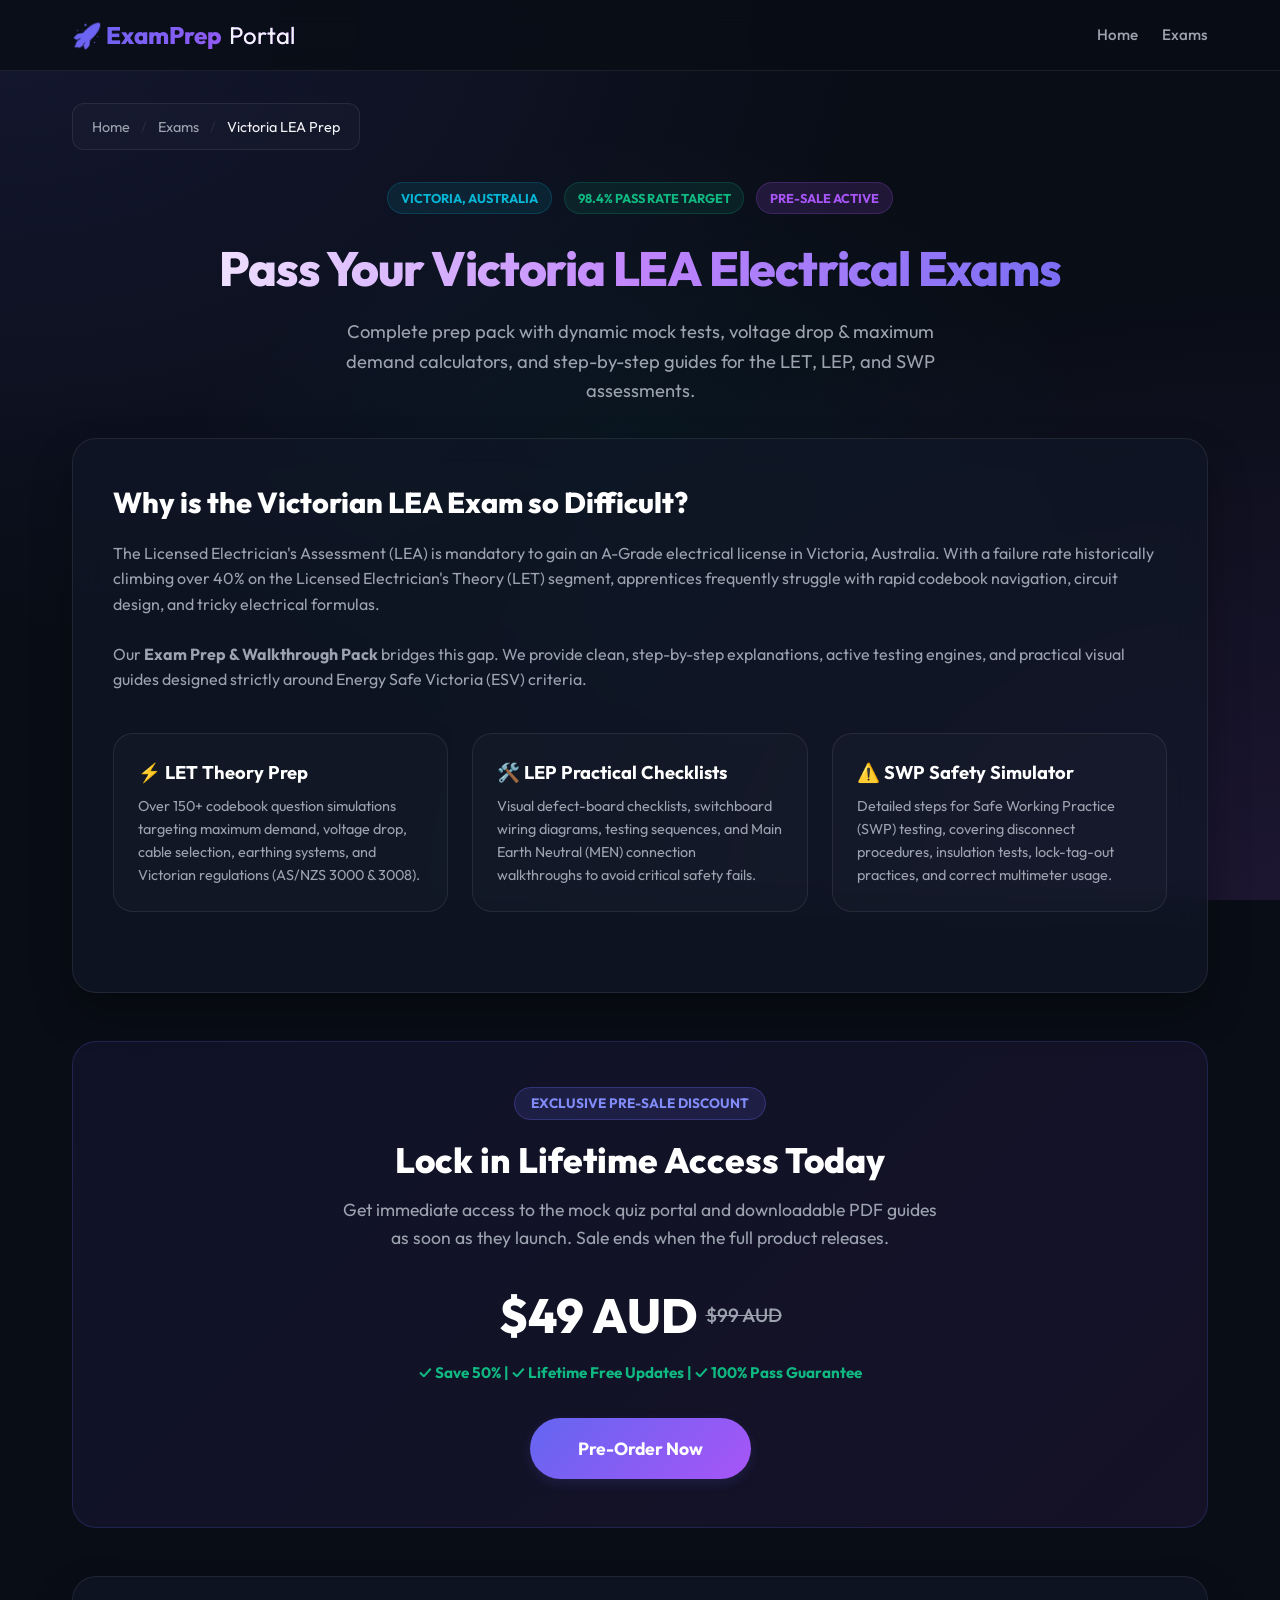
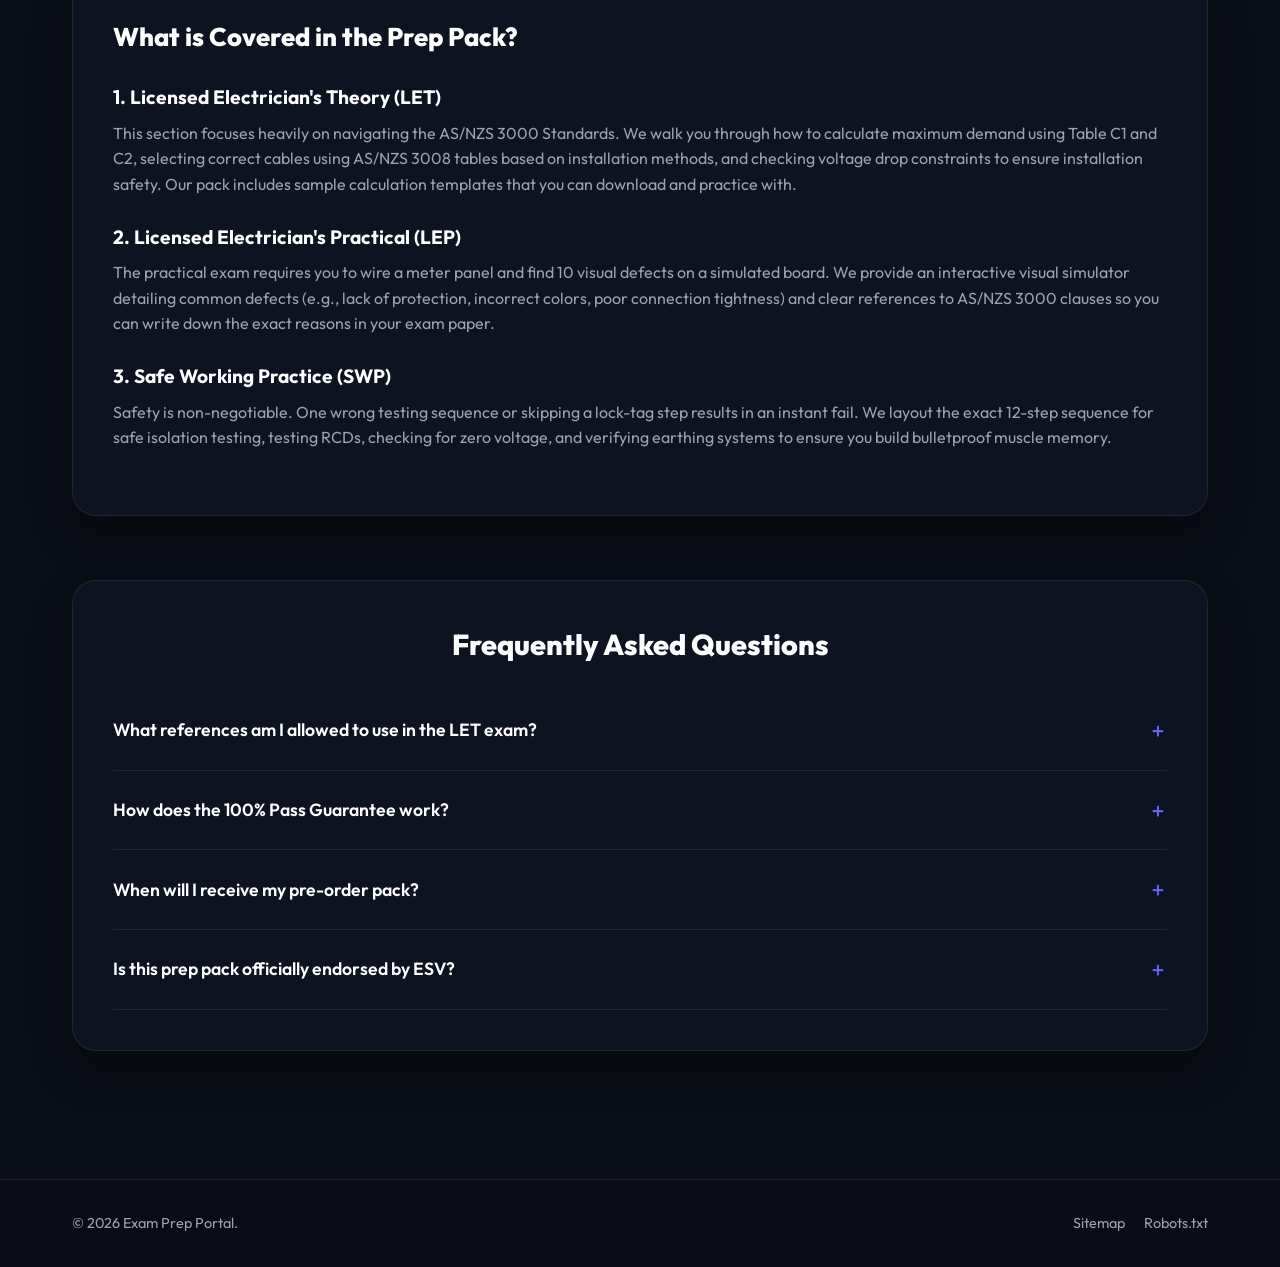
<file: exams/vic-lea-electrician-prep/index.html>
<!DOCTYPE html>
<html lang="en">
<head>
    <meta charset="UTF-8">
    <meta name="viewport" content="width=device-width, initial-scale=1.0">
    <meta name="description" content="Pass the Victorian Licensed Electrician's Assessment (LEA) on your first try. Complete study guide, practice mock tests, and calculation walkthroughs for LET, LEP, and SWP exams.">
    <title>Victoria LEA (LET/LEP/SWP) Exam Prep & Practice Simulators</title>
    <link rel="stylesheet" href="../../style.css">
    
    <!-- Google Web Fonts -->
    <link rel="preconnect" href="https://fonts.googleapis.com">
    <link rel="preconnect" href="https://fonts.gstatic.com" crossorigin>
    <link href="https://fonts.googleapis.com/css2?family=Outfit:wght@300;400;500;600;700;800&display=swap" rel="stylesheet">

    <!-- SEO Structured Data: Product -->
    <script type="application/ld-json">
    {
      "@context": "https://schema.org/",
      "@type": "Product",
      "name": "Victoria LEA (LET/LEP/SWP) Exam Prep & Walkthrough Pack",
      "image": "https://onlinemathstutor4u-glitch.github.io/real-estate-math-practice-tool/assets/lea-prep-banner.jpg",
      "description": "Premium study guides, mock tests, and step-by-step AS/NZS 3000 & 3008 calculation walkthroughs to pass your Victorian Licensed Electrician's Assessment.",
      "brand": {
        "@type": "Brand",
        "name": "Exam Prep Portal"
      },
      "offers": {
        "@type": "Offer",
        "priceCurrency": "AUD",
        "price": "49.00",
        "priceValidUntil": "2026-12-31",
        "availability": "https://schema.org/PreOrder",
        "url": "https://onlinemathstutor4u-glitch.github.io/real-estate-math-practice-tool/exams/vic-lea-electrician-prep/index.html"
      }
    }
    </script>

    <!-- SEO Structured Data: FAQ Page -->
    <script type="application/ld-json">
    {
      "@context": "https://schema.org",
      "@type": "FAQPage",
      "mainEntity": [{
        "@type": "Question",
        "name": "What is the failure rate of the Victorian LET exam?",
        "acceptedAnswer": {
          "@type": "Answer",
          "text": "The Licensed Electrician's Theory (LET) exam in Victoria has a historically high failure rate of 40% to 50% for first-time candidates due to complex voltage drop and maximum demand calculations under strict time limits."
        }
      }, {
        "@type": "Question",
        "name": "What does the Victoria LEA exam prep pack include?",
        "acceptedAnswer": {
          "@type": "Answer",
          "text": "Our exam prep pack includes over 200 interactive practice questions for the LET, a detailed LEP testing defect checklist, step-by-step math walkthroughs for AS/NZS 3000 & 3008, and full simulations of the SWP assessment."
        }
      }, {
        "@type": "Question",
        "name": "How does the pre-order discount work?",
        "acceptedAnswer": {
          "@type": "Answer",
          "text": "By pre-ordering today, you lock in a 50% discount ($49 AUD instead of the standard $99 AUD). You will receive instant access to all materials via email as soon as the portal launches."
        }
      }]
    }
    </script>

    <style>
        .breadcrumbs-container {
            margin-bottom: 2rem;
        }
        
        .breadcrumbs a {
            color: var(--text-secondary);
            text-decoration: none;
            font-size: 0.9rem;
            transition: color var(--transition-speed);
        }

        .breadcrumbs span {
            color: var(--text-primary);
            font-size: 0.9rem;
        }

        .badge-bar {
            display: flex;
            gap: 0.75rem;
            justify-content: center;
            margin-bottom: 1.5rem;
        }

        .badge-item {
            font-size: 0.8rem;
            font-weight: 700;
            padding: 0.3rem 0.8rem;
            border-radius: 50px;
            text-transform: uppercase;
        }

        .badge-blue {
            background: rgba(6, 182, 212, 0.1);
            color: var(--accent);
            border: 1px solid rgba(6, 182, 212, 0.2);
        }

        .badge-green {
            background: var(--success-glow);
            color: var(--success);
            border: 1px solid rgba(16, 185, 129, 0.2);
        }

        .badge-purple {
            background: var(--secondary-glow);
            color: var(--secondary);
            border: 1px solid rgba(168, 85, 247, 0.2);
        }

        .grid-features {
            display: grid;
            grid-template-columns: repeat(auto-fit, minmax(280px, 1fr));
            gap: 1.5rem;
            margin: 2.5rem 0;
        }

        .feature-box {
            background: rgba(255, 255, 255, 0.02);
            border: 1px solid var(--bg-card-border);
            border-radius: 20px;
            padding: 1.5rem;
            transition: transform var(--transition-speed);
        }

        .feature-box:hover {
            transform: translateY(-4px);
            border-color: var(--primary);
        }

        .feature-box h3 {
            font-size: 1.15rem;
            font-weight: 700;
            margin-bottom: 0.5rem;
            color: white;
        }

        .feature-box p {
            color: var(--text-secondary);
            font-size: 0.9rem;
        }

        .cta-container {
            text-align: center;
            background: linear-gradient(135deg, rgba(99, 102, 241, 0.08), rgba(168, 85, 247, 0.08));
            border: 1px solid rgba(99, 102, 241, 0.2);
            border-radius: 24px;
            padding: 3rem;
            margin: 3rem 0;
        }

        .price-tag {
            font-size: 3rem;
            font-weight: 800;
            color: white;
            margin: 1.5rem 0 0.5rem;
            display: flex;
            align-items: center;
            justify-content: center;
            gap: 0.5rem;
        }

        .price-tag span {
            font-size: 1.2rem;
            color: var(--text-secondary);
            text-decoration: line-through;
            font-weight: 500;
        }

        /* FAQ Accordion Styling */
        .faq-section {
            margin-top: 4rem;
        }

        .faq-item {
            border-bottom: 1px solid var(--bg-card-border);
            padding: 1.5rem 0;
        }

        .faq-question {
            font-size: 1.1rem;
            font-weight: 600;
            color: white;
            cursor: pointer;
            display: flex;
            justify-content: space-between;
            align-items: center;
            user-select: none;
        }

        .faq-question::after {
            content: '＋';
            font-size: 1.2rem;
            color: var(--primary);
            transition: transform var(--transition-speed);
        }

        .faq-answer {
            max-height: 0;
            overflow: hidden;
            color: var(--text-secondary);
            font-size: 0.95rem;
            transition: max-height 0.3s ease, margin-top 0.3s ease;
        }

        .faq-item.active .faq-answer {
            max-height: 200px;
            margin-top: 1rem;
        }

        .faq-item.active .faq-question::after {
            content: '－';
        }

        /* Pre-order Modal Styling */
        .modal {
            display: none;
            position: fixed;
            top: 0;
            left: 0;
            width: 100%;
            height: 100%;
            background: rgba(9, 13, 22, 0.85);
            backdrop-filter: blur(8px);
            z-index: 1000;
            justify-content: center;
            align-items: center;
            opacity: 0;
            transition: opacity 0.3s ease;
        }

        .modal.show {
            display: flex;
            opacity: 1;
        }

        .modal-content {
            background: var(--bg-dark);
            border: 1px solid var(--bg-card-border);
            box-shadow: 0 0 50px rgba(99, 102, 241, 0.15);
            border-radius: 24px;
            padding: 2.5rem;
            width: 90%;
            max-width: 480px;
            text-align: center;
            position: relative;
            transform: scale(0.9);
            transition: transform 0.3s ease;
        }

        .modal.show .modal-content {
            transform: scale(1);
        }

        .modal-close {
            position: absolute;
            top: 1.2rem;
            right: 1.2rem;
            background: transparent;
            border: none;
            color: var(--text-secondary);
            font-size: 1.5rem;
            cursor: pointer;
            transition: color 0.2s;
        }

        .modal-close:hover {
            color: white;
        }

        .input-group {
            margin: 1.5rem 0 1rem;
            text-align: left;
        }

        .input-label {
            display: block;
            font-size: 0.85rem;
            font-weight: 600;
            color: var(--text-secondary);
            margin-bottom: 0.5rem;
            text-transform: uppercase;
        }

        .input-field {
            width: 100%;
            background: rgba(255, 255, 255, 0.02);
            border: 1px solid var(--bg-card-border);
            border-radius: 12px;
            padding: 0.8rem 1rem;
            color: white;
            font-family: inherit;
            font-size: 1rem;
            transition: border-color var(--transition-speed);
        }

        .input-field:focus {
            outline: none;
            border-color: var(--primary);
        }

        .success-box {
            display: none;
            text-align: center;
            animation: fadeIn 0.4s ease-out;
        }

        .success-icon {
            font-size: 3rem;
            color: var(--success);
            margin-bottom: 1rem;
        }
    </style>
</head>
<body>

    <!-- Semantic Header -->
    <header>
        <div class="nav-container">
            <div class="logo">
                🚀 ExamPrep<span>Portal</span>
            </div>
            <nav aria-label="Main Navigation">
                <ul style="display: flex; gap: 1.5rem; list-style: none;">
                    <li><a href="../../index.html" class="nav-link" style="color: var(--text-secondary); text-decoration: none; font-weight: 500;">Home</a></li>
                    <li><a href="../../index.html#courses" class="nav-link" style="color: var(--text-secondary); text-decoration: none; font-weight: 500;">Exams</a></li>
                </ul>
            </nav>
        </div>
    </header>

    <main>
        <!-- Breadcrumbs -->
        <div class="breadcrumbs-container">
            <div class="breadcrumbs">
                <a href="../../index.html" style="color: var(--text-secondary); text-decoration: none;">Home</a>
                <span style="color: var(--bg-card-border); margin: 0 0.5rem;">/</span>
                <a href="../../index.html#courses" style="color: var(--text-secondary); text-decoration: none;">Exams</a>
                <span style="color: var(--bg-card-border); margin: 0 0.5rem;">/</span>
                <span>Victoria LEA Prep</span>
            </div>
        </div>

        <!-- Course Header -->
        <section class="hero" style="margin-bottom: 2rem;">
            <div class="badge-bar">
                <span class="badge-item badge-blue">Victoria, Australia</span>
                <span class="badge-item badge-green">98.4% Pass Rate Target</span>
                <span class="badge-item badge-purple">Pre-Sale Active</span>
            </div>
            <h1 style="font-size: 3rem;">Pass Your Victoria LEA Electrical Exams</h1>
            <p style="margin-top: 1rem;">Complete prep pack with dynamic mock tests, voltage drop &amp; maximum demand calculators, and step-by-step guides for the LET, LEP, and SWP assessments.</p>
        </section>

        <!-- Detailed Silo Info -->
        <section class="glass-card">
            <h2 style="color: white; font-weight: 800; font-size: 1.8rem; margin-bottom: 1rem;">Why is the Victorian LEA Exam so Difficult?</h2>
            <p style="color: var(--text-secondary); margin-bottom: 1.5rem;">The Licensed Electrician's Assessment (LEA) is mandatory to gain an A-Grade electrical license in Victoria, Australia. With a failure rate historically climbing over 40% on the Licensed Electrician's Theory (LET) segment, apprentices frequently struggle with rapid codebook navigation, circuit design, and tricky electrical formulas.</p>
            <p style="color: var(--text-secondary); margin-bottom: 1.5rem;">Our <strong>Exam Prep &amp; Walkthrough Pack</strong> bridges this gap. We provide clean, step-by-step explanations, active testing engines, and practical visual guides designed strictly around Energy Safe Victoria (ESV) criteria.</p>
            
            <div class="grid-features">
                <div class="feature-box">
                    <h3>⚡ LET Theory Prep</h3>
                    <p>Over 150+ codebook question simulations targeting maximum demand, voltage drop, cable selection, earthing systems, and Victorian regulations (AS/NZS 3000 &amp; 3008).</p>
                </div>
                <div class="feature-box">
                    <h3>🛠️ LEP Practical Checklists</h3>
                    <p>Visual defect-board checklists, switchboard wiring diagrams, testing sequences, and Main Earth Neutral (MEN) connection walkthroughs to avoid critical safety fails.</p>
                </div>
                <div class="feature-box">
                    <h3>⚠️ SWP Safety Simulator</h3>
                    <p>Detailed steps for Safe Working Practice (SWP) testing, covering disconnect procedures, insulation tests, lock-tag-out practices, and correct multimeter usage.</p>
                </div>
            </div>
        </section>

        <!-- Pre-Sale Call to Action -->
        <section class="cta-container">
            <span class="category-tag">Exclusive Pre-Sale Discount</span>
            <h2 style="color: white; font-size: 2.2rem; font-weight: 800; margin-top: 1rem;">Lock in Lifetime Access Today</h2>
            <p style="color: var(--text-secondary); font-size: 1.1rem; max-width: 600px; margin: 0.5rem auto 1.5rem;">Get immediate access to the mock quiz portal and downloadable PDF guides as soon as they launch. Sale ends when the full product releases.</p>
            
            <div class="price-tag">
                $49 AUD <span>$99 AUD</span>
            </div>
            <p style="color: var(--success); font-weight: 700; margin-bottom: 2rem; font-size: 0.95rem;">✓ Save 50% | ✓ Lifetime Free Updates | ✓ 100% Pass Guarantee</p>
            
            <button id="preorder-btn" class="btn-primary" style="padding: 1.2rem 3rem; font-size: 1.1rem; border-radius: 50px;">
                Pre-Order Now
            </button>
        </section>

        <!-- SEO Deep Dive Content (Silo Structure) -->
        <section class="glass-card">
            <h2 style="color: white; font-weight: 800; font-size: 1.6rem; margin-bottom: 1.5rem;">What is Covered in the Prep Pack?</h2>
            
            <h3 style="color: white; font-size: 1.2rem; font-weight: 700; margin-bottom: 0.5rem;">1. Licensed Electrician's Theory (LET)</h3>
            <p style="color: var(--text-secondary); margin-bottom: 1.5rem;">This section focuses heavily on navigating the AS/NZS 3000 Standards. We walk you through how to calculate maximum demand using Table C1 and C2, selecting correct cables using AS/NZS 3008 tables based on installation methods, and checking voltage drop constraints to ensure installation safety. Our pack includes sample calculation templates that you can download and practice with.</p>

            <h3 style="color: white; font-size: 1.2rem; font-weight: 700; margin-bottom: 0.5rem;">2. Licensed Electrician's Practical (LEP)</h3>
            <p style="color: var(--text-secondary); margin-bottom: 1.5rem;">The practical exam requires you to wire a meter panel and find 10 visual defects on a simulated board. We provide an interactive visual simulator detailing common defects (e.g., lack of protection, incorrect colors, poor connection tightness) and clear references to AS/NZS 3000 clauses so you can write down the exact reasons in your exam paper.</p>

            <h3 style="color: white; font-size: 1.2rem; font-weight: 700; margin-bottom: 0.5rem;">3. Safe Working Practice (SWP)</h3>
            <p style="color: var(--text-secondary); margin-bottom: 1.5rem;">Safety is non-negotiable. One wrong testing sequence or skipping a lock-tag step results in an instant fail. We layout the exact 12-step sequence for safe isolation testing, testing RCDs, checking for zero voltage, and verifying earthing systems to ensure you build bulletproof muscle memory.</p>
        </section>

        <!-- FAQ Section -->
        <section class="faq-section glass-card">
            <h2 style="color: white; font-weight: 800; font-size: 1.8rem; margin-bottom: 1.5rem; text-align: center;">Frequently Asked Questions</h2>
            
            <div class="faq-item">
                <div class="faq-question">What references am I allowed to use in the LET exam?</div>
                <div class="faq-answer">The Victoria LET assessment is an open-book exam. You are permitted to bring physical copies of AS/NZS 3000 (Wiring Rules), AS/NZS 3008.1.1 (Cable Selection), AS/NZS 3012 (Construction Sites), and the Victorian Electrical Safety Regulations. Note that no loose notes are allowed inside the books.</div>
            </div>

            <div class="faq-item">
                <div class="faq-question">How does the 100% Pass Guarantee work?</div>
                <div class="faq-answer">We are confident in our program. If you complete all our practice quizzes and walkthrough calculations, and yet fail your Victorian LEA exam (LET, LEP, or SWP), simply send us a copy of your assessment results within 30 days and we will issue a full refund, no questions asked.</div>
            </div>

            <div class="faq-item">
                <div class="faq-question">When will I receive my pre-order pack?</div>
                <div class="faq-answer">All prep pack materials (interactive online dashboard link, cheat sheets, and downloadable PDFs) will be delivered straight to your registered email inbox on August 10, 2026. You will also get immediate notifications of any updates.</div>
            </div>
            
            <div class="faq-item">
                <div class="faq-question">Is this prep pack officially endorsed by ESV?</div>
                <div class="faq-answer">No. This prep pack is an independent study aid created by qualified A-Grade electricians and educators to help apprentices pass their exams. It is built strictly using publicly available syllabi and guidelines provided by Energy Safe Victoria.</div>
            </div>
        </section>
    </main>

    <!-- Pre-Order Modal -->
    <div id="preorder-modal" class="modal">
        <div class="modal-content">
            <button id="modal-close-btn" class="modal-close">&times;</button>
            
            <div id="form-container">
                <h3 style="color: white; font-size: 1.6rem; font-weight: 800; margin-bottom: 0.5rem;">Pre-Order Your LEA Pack</h3>
                <p style="color: var(--text-secondary); font-size: 0.9rem;">Join the pre-sale list. We will send you a secure Stripe invoice to lock in your 50% discount ($49 AUD).</p>
                
                <form id="preorder-form" onsubmit="handlePreorder(event)">
                    <div class="input-group">
                        <label class="input-label" for="full-name">Full Name</label>
                        <input type="text" id="full-name" class="input-field" required placeholder="John Doe">
                    </div>
                    <div class="input-group" style="margin-top: 1rem;">
                        <label class="input-label" for="email">Email Address</label>
                        <input type="email" id="email" class="input-field" required placeholder="john@example.com">
                    </div>
                    
                    <button type="submit" class="btn-primary" style="width: 100%; margin-top: 1.5rem; padding: 0.9rem;">
                        Secure Pre-Order Spot
                    </button>
                </form>
            </div>

            <div id="success-container" class="success-box">
                <div class="success-icon">✓</div>
                <h3 style="color: white; font-size: 1.6rem; font-weight: 800; margin-bottom: 0.5rem;">You're on the list!</h3>
                <p style="color: var(--text-secondary); font-size: 0.95rem; margin-bottom: 1.5rem;">Thank you for pre-ordering. We have sent a confirmation email to <strong id="submitted-email" style="color: white;"></strong> with details on how to finalize your discount spot.</p>
                <button onclick="closeModal()" class="btn-primary" style="padding: 0.8rem 2rem;">
                    Close
                </button>
            </div>
        </div>
    </div>

    <!-- Semantic Footer -->
    <footer>
        <div class="footer-content">
            <div>
                © 2026 Exam Prep Portal.
            </div>
            <div>
                <a href="../../sitemap.xml" style="color: var(--text-secondary); text-decoration: none; margin-right: 1rem;">Sitemap</a>
                <a href="../../robots.txt" style="color: var(--text-secondary); text-decoration: none;">Robots.txt</a>
            </div>
        </div>
    </footer>

    <!-- Interactive Logic script -->
    <script>
        // FAQ Accordion
        const faqQuestions = document.querySelectorAll('.faq-question');
        faqQuestions.forEach(q => {
            q.addEventListener('click', () => {
                const parent = q.parentElement;
                parent.classList.toggle('active');
            });
        });

        // Modal triggers
        const preorderBtn = document.getElementById('preorder-btn');
        const modal = document.getElementById('preorder-modal');
        const closeBtn = document.getElementById('modal-close-btn');

        preorderBtn.addEventListener('click', () => {
            modal.classList.add('show');
        });

        closeBtn.addEventListener('click', closeModal);

        window.addEventListener('click', (e) => {
            if (e.target === modal) {
                closeModal();
            }
        });

        function closeModal() {
            modal.classList.remove('show');
            setTimeout(() => {
                document.getElementById('form-container').style.display = 'block';
                document.getElementById('success-container').style.display = 'none';
                document.getElementById('preorder-form').reset();
            }, 300);
        }

        // Form submission handling
        function handlePreorder(e) {
            e.preventDefault();
            const email = document.getElementById('email').value;
            const name = document.getElementById('full-name').value;
            
            // Save to localStorage to simulate database storage
            const preorders = JSON.parse(localStorage.getItem('lea_preorders') || '[]');
            preorders.push({ name, email, date: new Date().toISOString() });
            localStorage.setItem('lea_preorders', JSON.stringify(preorders));
            
            // Show success screen
            document.getElementById('submitted-email').innerText = email;
            document.getElementById('form-container').style.display = 'none';
            document.getElementById('success-container').style.display = 'block';
        }
    </script>
</body>
</html>
</file>
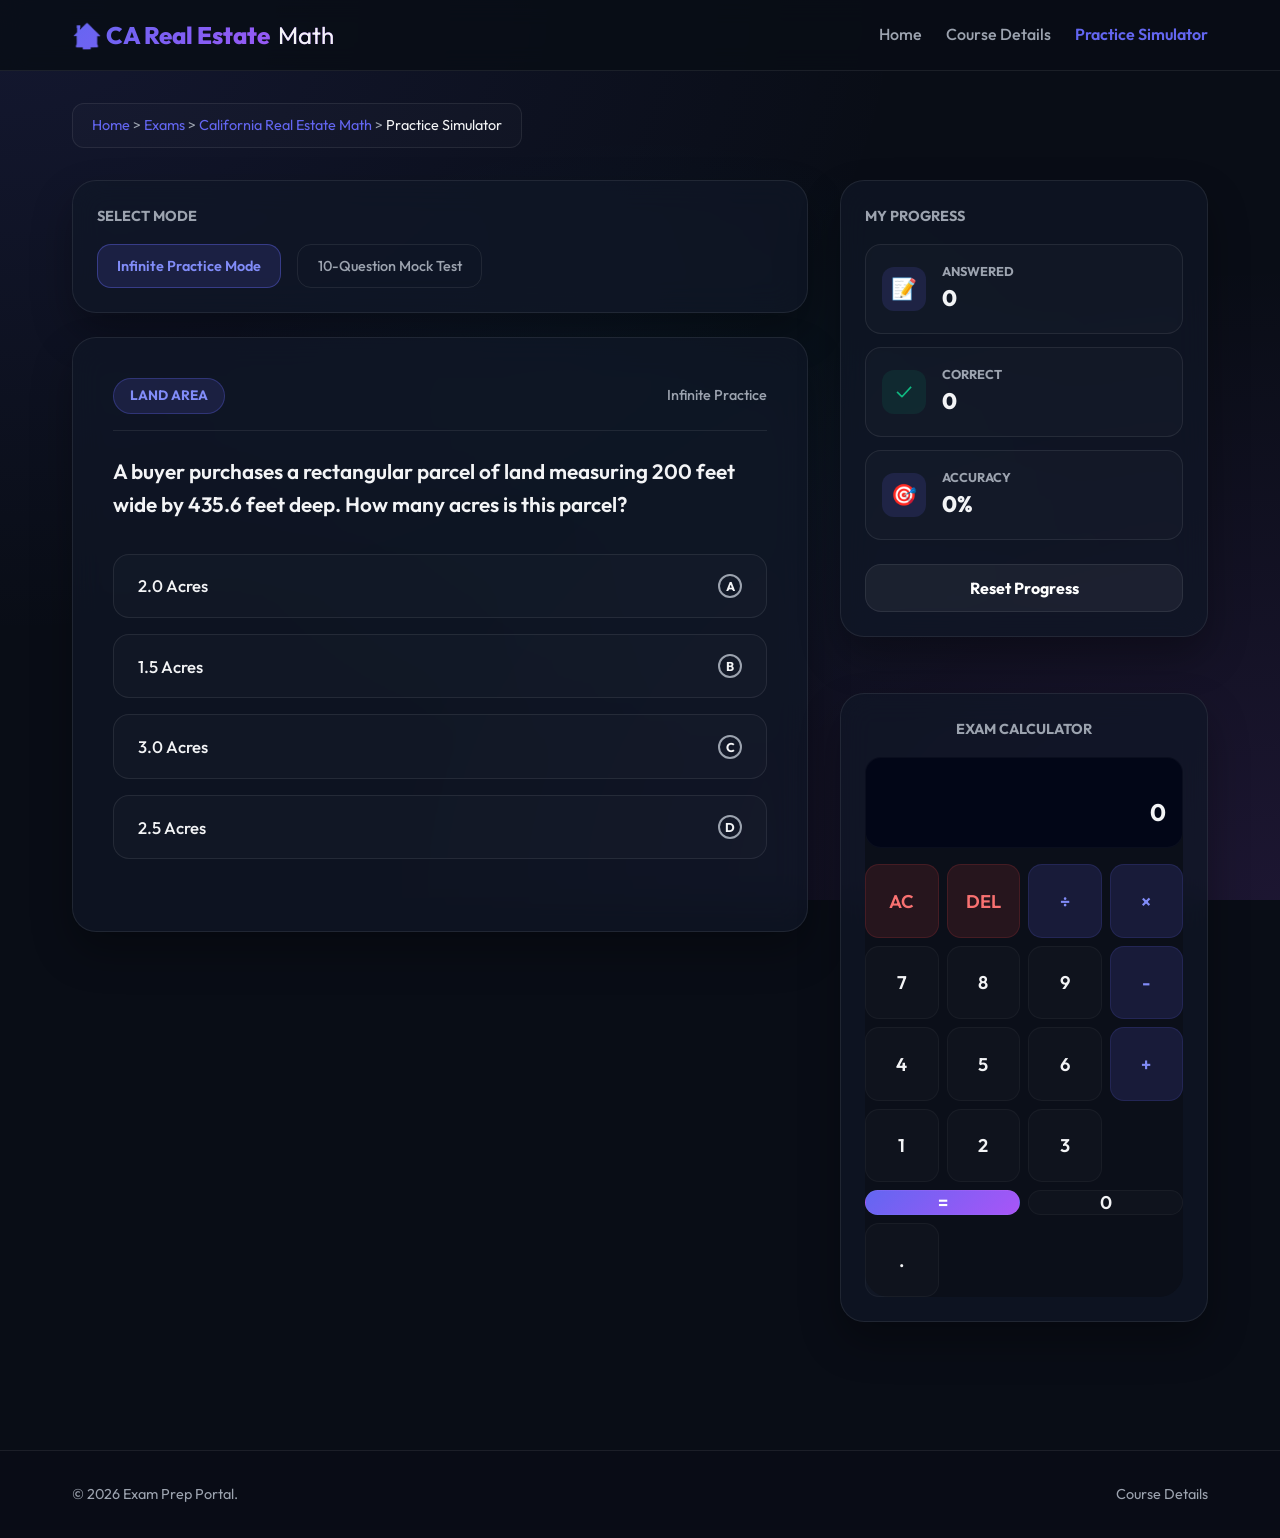
<file: exams/ca-real-estate-math/practice.html>
<!DOCTYPE html>
<html lang="en">
<head>
    <meta charset="UTF-8">
    <meta name="viewport" content="width=device-width, initial-scale=1.0">
    <meta name="description" content="Free Interactive Quiz Simulator for the California Real Estate License Exam. Practice Mock Tests and use the built-in non-programmable calculator.">
    <title>California Real Estate Math Practice Simulator - Interactive Exam Prep</title>
    <link rel="stylesheet" href="../../style.css">
    <!-- Google Web Fonts -->
    <link rel="preconnect" href="https://fonts.googleapis.com">
    <link rel="preconnect" href="https://fonts.gstatic.com" crossorigin>
    <link href="https://fonts.googleapis.com/css2?family=Outfit:wght@300;400;500;600;700;800&display=swap" rel="stylesheet">
</head>
<body>

    <!-- Semantic Header -->
    <header>
        <div class="nav-container">
            <div class="logo">
                🏠 CA Real Estate <span>Math</span>
            </div>
            <nav aria-label="Course Navigation">
                <ul style="display: flex; gap: 1.5rem; list-style: none;">
                    <li><a href="../../index.html" style="color: var(--text-secondary); text-decoration: none; font-weight: 500;">Home</a></li>
                    <li><a href="index.html" style="color: var(--text-secondary); text-decoration: none; font-weight: 500;">Course Details</a></li>
                    <li><a href="practice.html" class="active" style="color: var(--primary); text-decoration: none; font-weight: 600;">Practice Simulator</a></li>
                </ul>
            </nav>
        </div>
    </header>

    <main>
        <!-- SEO Breadcrumbs -->
        <nav aria-label="Breadcrumb" class="breadcrumbs" style="margin-bottom: 2rem; font-size: 0.9rem; color: var(--text-secondary);">
            <a href="../../index.html" style="color: var(--primary); text-decoration: none;">Home</a> &gt; 
            <a href="../../index.html#courses" style="color: var(--primary); text-decoration: none;">Exams</a> &gt; 
            <a href="index.html" style="color: var(--primary); text-decoration: none;">California Real Estate Math</a> &gt; 
            <span style="color: var(--text-primary);">Practice Simulator</span>
        </nav>

        <!-- Dashboard Layout Grid -->
        <div class="dashboard-grid">
            
            <!-- Left Column: Quiz Simulator Board -->
            <div>
                <!-- Mock Test Selector / Tab Selector Header -->
                <div class="glass-card" style="padding: 1.5rem; margin-bottom: 1.5rem;">
                    <h3 class="filter-title">Select Mode</h3>
                    <div style="display: flex; gap: 1rem; flex-wrap: wrap;">
                        <button class="filter-btn active" id="mode-practice" onclick="setMode('practice')">Infinite Practice Mode</button>
                        <button class="filter-btn" id="mode-mock" onclick="setMode('mock')">10-Question Mock Test</button>
                    </div>
                </div>

                <!-- Main Quiz Board -->
                <div class="glass-card" id="quiz-board">
                    <div class="quiz-header">
                        <span class="category-tag" id="question-category">Category</span>
                        <span class="progress-text" id="progress-count">Completed: 0</span>
                    </div>

                    <!-- Question Container -->
                    <div class="question-text" id="question-box">
                        Loading questions from CSV database...
                    </div>

                    <!-- Options List -->
                    <div class="options-container" id="options-container">
                        <!-- Options will be generated dynamically -->
                    </div>

                    <!-- Explanation Card (Hidden by default) -->
                    <div class="explanation-card" id="explanation-wrapper" style="display: none;">
                        <div class="explanation-title">
                            💡 Step-by-Step Explanation
                        </div>
                        <div class="explanation-text" id="explanation-text">
                            Explanation content.
                        </div>
                    </div>

                    <!-- Action Button Row -->
                    <div class="actions-row" id="next-btn-container" style="display: none;">
                        <button class="btn-primary" id="next-btn" onclick="nextQuestion()">
                            Next Question ➜
                        </button>
                    </div>
                </div>
            </div>

            <!-- Right Column: Stats & Calculator Widgets -->
            <div class="stats-panel">
                <!-- Statistics Card -->
                <div class="glass-card" style="padding: 1.5rem;">
                    <h3 class="filter-title">My Progress</h3>
                    <div style="display: flex; flex-direction: column; gap: 0.8rem;">
                        <div class="stat-item">
                            <div class="stat-icon">📝</div>
                            <div class="stat-details">
                                <h4>Answered</h4>
                                <p id="stat-total">0</p>
                            </div>
                        </div>
                        <div class="stat-item">
                            <div class="stat-icon success">✓</div>
                            <div class="stat-details">
                                <h4>Correct</h4>
                                <p id="stat-correct">0</p>
                            </div>
                        </div>
                        <div class="stat-item">
                            <div class="stat-icon">🎯</div>
                            <div class="stat-details">
                                <h4>Accuracy</h4>
                                <p id="stat-accuracy">0%</p>
                            </div>
                        </div>
                    </div>
                    <button class="btn-primary" id="reset-stats-btn" onclick="resetStats()" style="width: 100%; margin-top: 1.5rem; background: rgba(255,255,255,0.05); border: 1px solid var(--bg-card-border); box-shadow: none; padding: 0.8rem;">
                        Reset Progress
                    </button>
                </div>

                <!-- Exam-Standard Calculator -->
                <div class="glass-card" style="padding: 1.5rem;">
                    <h3 class="filter-title" style="text-align: center; margin-bottom: 1rem;">Exam Calculator</h3>
                    <div class="calculator-container" style="margin: 0 auto; max-width: 100%; box-shadow: none; border: none; padding: 0;">
                        <div class="calculator-screen" style="padding: 1rem; margin-bottom: 1rem;">
                            <div class="calc-prev-operand" style="font-size: 0.8rem; min-height: 1.2rem;"></div>
                            <div class="calc-curr-operand" style="font-size: 1.5rem; min-height: 2.2rem;">0</div>
                        </div>
                        <div class="calculator-grid" style="gap: 0.5rem;">
                            <button class="calc-btn action" onclick="calcAction('clear')">AC</button>
                            <button class="calc-btn action" onclick="calcAction('delete')">DEL</button>
                            <button class="calc-btn operator" onclick="calcOp('÷')">÷</button>
                            <button class="calc-btn operator" onclick="calcOp('×')">×</button>
                            
                            <button class="calc-btn" onclick="calcNum('7')">7</button>
                            <button class="calc-btn" onclick="calcNum('8')">8</button>
                            <button class="calc-btn" onclick="calcNum('9')">9</button>
                            <button class="calc-btn operator" onclick="calcOp('-')">-</button>
                            
                            <button class="calc-btn" onclick="calcNum('4')">4</button>
                            <button class="calc-btn" onclick="calcNum('5')">5</button>
                            <button class="calc-btn" onclick="calcNum('6')">6</button>
                            <button class="calc-btn operator" onclick="calcOp('+')">+</button>
                            
                            <button class="calc-btn" onclick="calcNum('1')">1</button>
                            <button class="calc-btn" onclick="calcNum('2')">2</button>
                            <button class="calc-btn" onclick="calcNum('3')">3</button>
                            <button class="calc-btn equals" onclick="calcAction('equals')">=</button>
                            
                            <button class="calc-btn" style="grid-column: span 2; aspect-ratio: auto;" onclick="calcNum('0')">0</button>
                            <button class="calc-btn" onclick="calcNum('.')">.</button>
                        </div>
                    </div>
                </div>
            </div>

        </div>
    </main>

    <!-- Semantic Footer -->
    <footer>
        <div class="footer-content">
            <div>
                © 2026 Exam Prep Portal.
            </div>
            <div>
                <a href="index.html" style="color: var(--text-secondary); text-decoration: none;">Course Details</a>
            </div>
        </div>
    </footer>

    <!-- Universal Quiz Engine and CSV Parser Script -->
    <script src="../../quiz-engine.js"></script>
</body>
</html>
</file>
<file: style.css>
@import url('https://fonts.googleapis.com/css2?family=Outfit:wght@300;400;500;600;700;800&display=swap');

/* CSS Variables for Premium Dark Theme */
:root {
    --bg-dark: #090d16;
    --bg-card: rgba(17, 24, 39, 0.7);
    --bg-card-border: rgba(255, 255, 255, 0.08);
    --text-primary: #f3f4f6;
    --text-secondary: #9ca3af;
    --primary: #6366f1;
    --primary-glow: rgba(99, 102, 241, 0.15);
    --secondary: #a855f7;
    --secondary-glow: rgba(168, 85, 247, 0.15);
    --accent: #06b6d4;
    --success: #10b981;
    --error: #ef4444;
    --success-glow: rgba(16, 185, 129, 0.1);
    --error-glow: rgba(239, 68, 68, 0.1);
    --transition-speed: 0.3s;
}

* {
    margin: 0;
    padding: 0;
    box-sizing: border-box;
    font-family: 'Outfit', sans-serif;
    -webkit-tap-highlight-color: transparent;
}

body {
    background-color: var(--bg-dark);
    background-image: 
        radial-gradient(at 0% 0%, rgba(99, 102, 241, 0.12) 0px, transparent 50%),
        radial-gradient(at 100% 100%, rgba(168, 85, 247, 0.12) 0px, transparent 50%),
        radial-gradient(at 50% 50%, rgba(6, 182, 212, 0.05) 0px, transparent 50%);
    background-attachment: fixed;
    color: var(--text-primary);
    min-height: 100vh;
    display: flex;
    flex-direction: column;
    overflow-x: hidden;
    line-height: 1.6;
}

/* Header & Nav */
header {
    background: rgba(9, 13, 22, 0.85);
    backdrop-filter: blur(12px);
    border-bottom: 1px solid var(--bg-card-border);
    position: sticky;
    top: 0;
    z-index: 100;
}

.nav-container {
    max-width: 1200px;
    margin: 0 auto;
    padding: 1rem 2rem;
    display: flex;
    justify-content: space-between;
    align-items: center;
}

.logo {
    font-size: 1.5rem;
    font-weight: 800;
    background: linear-gradient(135deg, var(--primary), var(--secondary));
    -webkit-background-clip: text;
    -webkit-text-fill-color: transparent;
    display: flex;
    align-items: center;
    gap: 0.5rem;
    cursor: default;
}

.logo span {
    font-weight: 400;
    color: var(--text-primary);
    -webkit-text-fill-color: initial;
}

.nav-link {
    font-weight: 600;
    font-size: 0.95rem;
    transition: color var(--transition-speed);
}

.nav-link:hover {
    color: white !important;
}

.nav-link.active {
    color: var(--primary) !important;
}

/* Main Layout */
main {
    max-width: 1200px;
    margin: 2rem auto;
    padding: 0 2rem;
    flex-grow: 1;
    width: 100%;
}

/* Breadcrumbs */
.breadcrumbs {
    background: rgba(255, 255, 255, 0.02);
    padding: 0.6rem 1.2rem;
    border-radius: 12px;
    border: 1px solid var(--bg-card-border);
    display: inline-block;
}

.breadcrumbs a:hover {
    color: white !important;
    text-decoration: underline;
}

/* Glassmorphic Cards */
.glass-card {
    background: var(--bg-card);
    backdrop-filter: blur(16px);
    border: 1px solid var(--bg-card-border);
    border-radius: 24px;
    padding: 2.5rem;
    box-shadow: 0 20px 40px rgba(0, 0, 0, 0.3);
    margin-bottom: 2rem;
    transition: transform var(--transition-speed) ease, box-shadow var(--transition-speed) ease;
}

.glass-card:hover {
    box-shadow: 0 25px 50px rgba(99, 102, 241, 0.05);
}

/* Hero Section */
.hero {
    text-align: center;
    margin: 2rem 0 4rem;
}

.hero h1 {
    font-size: 2.75rem;
    font-weight: 800;
    margin-bottom: 1.2rem;
    line-height: 1.25;
    letter-spacing: -0.025em;
    background: linear-gradient(to right, #ffffff, #c084fc, #6366f1);
    -webkit-background-clip: text;
    -webkit-text-fill-color: transparent;
}

.hero p {
    color: var(--text-secondary);
    font-size: 1.15rem;
    max-width: 650px;
    margin: 0 auto;
}

/* Grid & Dashboard layout */
.dashboard-grid {
    display: grid;
    grid-template-columns: 2fr 1fr;
    gap: 2rem;
}

@media (max-width: 968px) {
    .dashboard-grid {
        grid-template-columns: 1fr;
    }
}

/* Quiz Section */
.quiz-header {
    display: flex;
    justify-content: space-between;
    align-items: center;
    margin-bottom: 1.5rem;
    border-bottom: 1px solid var(--bg-card-border);
    padding-bottom: 1rem;
}

.category-tag {
    background: var(--primary-glow);
    color: #818cf8;
    border: 1px solid rgba(99, 102, 241, 0.3);
    padding: 0.4rem 1rem;
    border-radius: 50px;
    font-size: 0.85rem;
    font-weight: 700;
    text-transform: uppercase;
}

.progress-text {
    font-size: 0.9rem;
    color: var(--text-secondary);
    font-weight: 500;
}

.question-text {
    font-size: 1.3rem;
    font-weight: 600;
    margin-bottom: 2rem;
    color: var(--text-primary);
}

.options-container {
    display: flex;
    flex-direction: column;
    gap: 1rem;
    margin-bottom: 2rem;
}

.option-btn {
    background: rgba(255, 255, 255, 0.02);
    border: 1px solid var(--bg-card-border);
    border-radius: 16px;
    padding: 1.2rem 1.5rem;
    text-align: left;
    color: var(--text-primary);
    font-size: 1.05rem;
    font-weight: 500;
    width: 100%;
    cursor: pointer;
    transition: all 0.2s ease;
    display: flex;
    justify-content: space-between;
    align-items: center;
}

.option-btn:hover:not(:disabled) {
    background: rgba(255, 255, 255, 0.05);
    border-color: var(--primary);
    transform: translateX(4px);
}

.option-btn:disabled {
    cursor: default;
}

.option-btn.correct {
    background: var(--success-glow);
    border-color: var(--success);
    color: #34d399;
}

.option-btn.incorrect {
    background: var(--error-glow);
    border-color: var(--error);
    color: #f87171;
}

.option-marker {
    width: 24px;
    height: 24px;
    border-radius: 50%;
    border: 2px solid var(--text-secondary);
    display: flex;
    align-items: center;
    justify-content: center;
    font-size: 0.8rem;
    font-weight: 700;
    transition: all 0.2s ease;
}

.option-btn.correct .option-marker {
    border-color: var(--success);
    background: var(--success);
    color: white;
}

.option-btn.incorrect .option-marker {
    border-color: var(--error);
    background: var(--error);
    color: white;
}

/* Explanation / Answer details */
.explanation-card {
    background: rgba(255, 255, 255, 0.02);
    border-left: 4px solid var(--primary);
    border-radius: 0 16px 16px 0;
    padding: 1.5rem;
    margin-bottom: 2rem;
    animation: fadeIn 0.4s ease-out;
}

.explanation-title {
    font-weight: 700;
    color: var(--primary);
    margin-bottom: 0.5rem;
    display: flex;
    align-items: center;
    gap: 0.5rem;
}

.explanation-text {
    font-size: 0.95rem;
    color: var(--text-secondary);
}

/* Action Buttons */
.btn-primary {
    background: linear-gradient(135deg, var(--primary), var(--secondary));
    color: white;
    border: none;
    border-radius: 16px;
    padding: 1rem 2rem;
    font-size: 1rem;
    font-weight: 700;
    cursor: pointer;
    transition: all 0.2s ease;
    box-shadow: 0 4px 12px var(--primary-glow);
    display: inline-flex;
    align-items: center;
    justify-content: center;
    gap: 0.5rem;
}

.btn-primary:hover {
    transform: translateY(-2px);
    box-shadow: 0 6px 20px var(--primary-glow);
}

.btn-primary:active {
    transform: translateY(0);
}

.actions-row {
    display: flex;
    justify-content: flex-end;
}

/* Right Side Stats Panel */
.stats-panel {
    display: flex;
    flex-direction: column;
    gap: 1.5rem;
}

.stat-item {
    display: flex;
    align-items: center;
    gap: 1rem;
    background: rgba(255, 255, 255, 0.02);
    padding: 1rem;
    border-radius: 16px;
    border: 1px solid var(--bg-card-border);
}

.stat-icon {
    width: 44px;
    height: 44px;
    border-radius: 12px;
    background: var(--primary-glow);
    color: var(--primary);
    display: flex;
    align-items: center;
    justify-content: center;
    font-size: 1.3rem;
}

.stat-icon.success {
    background: var(--success-glow);
    color: var(--success);
}

.stat-details h4 {
    font-size: 0.8rem;
    color: var(--text-secondary);
    text-transform: uppercase;
    font-weight: 700;
}

.stat-details p {
    font-size: 1.4rem;
    font-weight: 800;
    color: var(--text-primary);
}

/* Category Filter Panel */
.filter-title {
    font-weight: 700;
    margin-bottom: 1rem;
    font-size: 0.9rem;
    color: var(--text-secondary);
    text-transform: uppercase;
}

.filter-btn {
    background: transparent;
    border: 1px solid var(--bg-card-border);
    color: var(--text-secondary);
    padding: 0.75rem 1.2rem;
    border-radius: 14px;
    cursor: pointer;
    text-align: left;
    font-size: 0.9rem;
    font-weight: 500;
    transition: all 0.2s ease;
}

.filter-btn:hover {
    background: rgba(255, 255, 255, 0.03);
    color: var(--text-primary);
}

.filter-btn.active {
    background: var(--primary-glow);
    color: #818cf8;
    border-color: rgba(99, 102, 241, 0.4);
    font-weight: 600;
}

/* Interactive Calculator Widget */
.calculator-container {
    background: #0b0f19;
    border-radius: 24px;
    padding: 1.2rem;
    border: 1px solid var(--bg-card-border);
}

.calculator-screen {
    background: #020617;
    border-radius: 16px;
    padding: 1rem;
    text-align: right;
    border: 1px solid rgba(255, 255, 255, 0.03);
    overflow: hidden;
}

.calc-prev-operand {
    color: var(--text-secondary);
    min-height: 1.2rem;
    word-wrap: break-word;
    word-break: break-all;
}

.calc-curr-operand {
    font-weight: 700;
    color: var(--text-primary);
    word-wrap: break-word;
    word-break: break-all;
}

.calculator-grid {
    display: grid;
    grid-template-columns: repeat(4, 1fr);
}

.calc-btn {
    aspect-ratio: 1;
    border-radius: 14px;
    border: 1px solid rgba(255, 255, 255, 0.04);
    background: rgba(255, 255, 255, 0.02);
    font-size: 1.15rem;
    font-weight: 600;
    color: var(--text-primary);
    cursor: pointer;
    transition: all 0.15s ease;
    display: flex;
    align-items: center;
    justify-content: center;
}

.calc-btn:hover {
    background: rgba(255, 255, 255, 0.06);
}

.calc-btn:active {
    transform: scale(0.95);
}

.calc-btn.operator {
    background: var(--primary-glow);
    color: #818cf8;
    border-color: rgba(99, 102, 241, 0.15);
}

.calc-btn.operator:hover {
    background: rgba(99, 102, 241, 0.2);
}

.calc-btn.action {
    background: rgba(239, 68, 68, 0.12);
    color: #f87171;
    border-color: rgba(239, 68, 68, 0.15);
}

.calc-btn.action:hover {
    background: rgba(239, 68, 68, 0.2);
}

.calc-btn.equals {
    background: linear-gradient(135deg, var(--primary), var(--secondary));
    color: white;
    grid-column: span 2;
    aspect-ratio: auto;
    height: 100%;
}

.calc-btn.equals:hover {
    opacity: 0.9;
}

/* Footer styling */
footer {
    border-top: 1px solid var(--bg-card-border);
    padding: 2rem 0;
    margin-top: 4rem;
    background: rgba(9, 13, 22, 0.6);
}

.footer-content {
    max-width: 1200px;
    margin: 0 auto;
    padding: 0 2rem;
    display: flex;
    justify-content: space-between;
    align-items: center;
    color: var(--text-secondary);
    font-size: 0.9rem;
}

@media (max-width: 640px) {
    .footer-content {
        flex-direction: column;
        gap: 1rem;
        text-align: center;
    }
}

.score-badge {
    width: 100px;
    height: 100px;
    border-radius: 50%;
    background: var(--primary-glow);
    border: 3px solid var(--primary);
    display: flex;
    align-items: center;
    justify-content: center;
    font-size: 2.2rem;
    font-weight: 800;
    color: white;
    margin: 0 auto 1rem;
    box-shadow: 0 8px 20px var(--primary-glow);
}

.score-msg {
    font-size: 1.2rem;
    font-weight: 600;
    margin-bottom: 0.5rem;
    color: white;
}

@keyframes fadeIn {
    from { opacity: 0; transform: translateY(10px); }
    to { opacity: 1; transform: translateY(0); }
}
</file>
